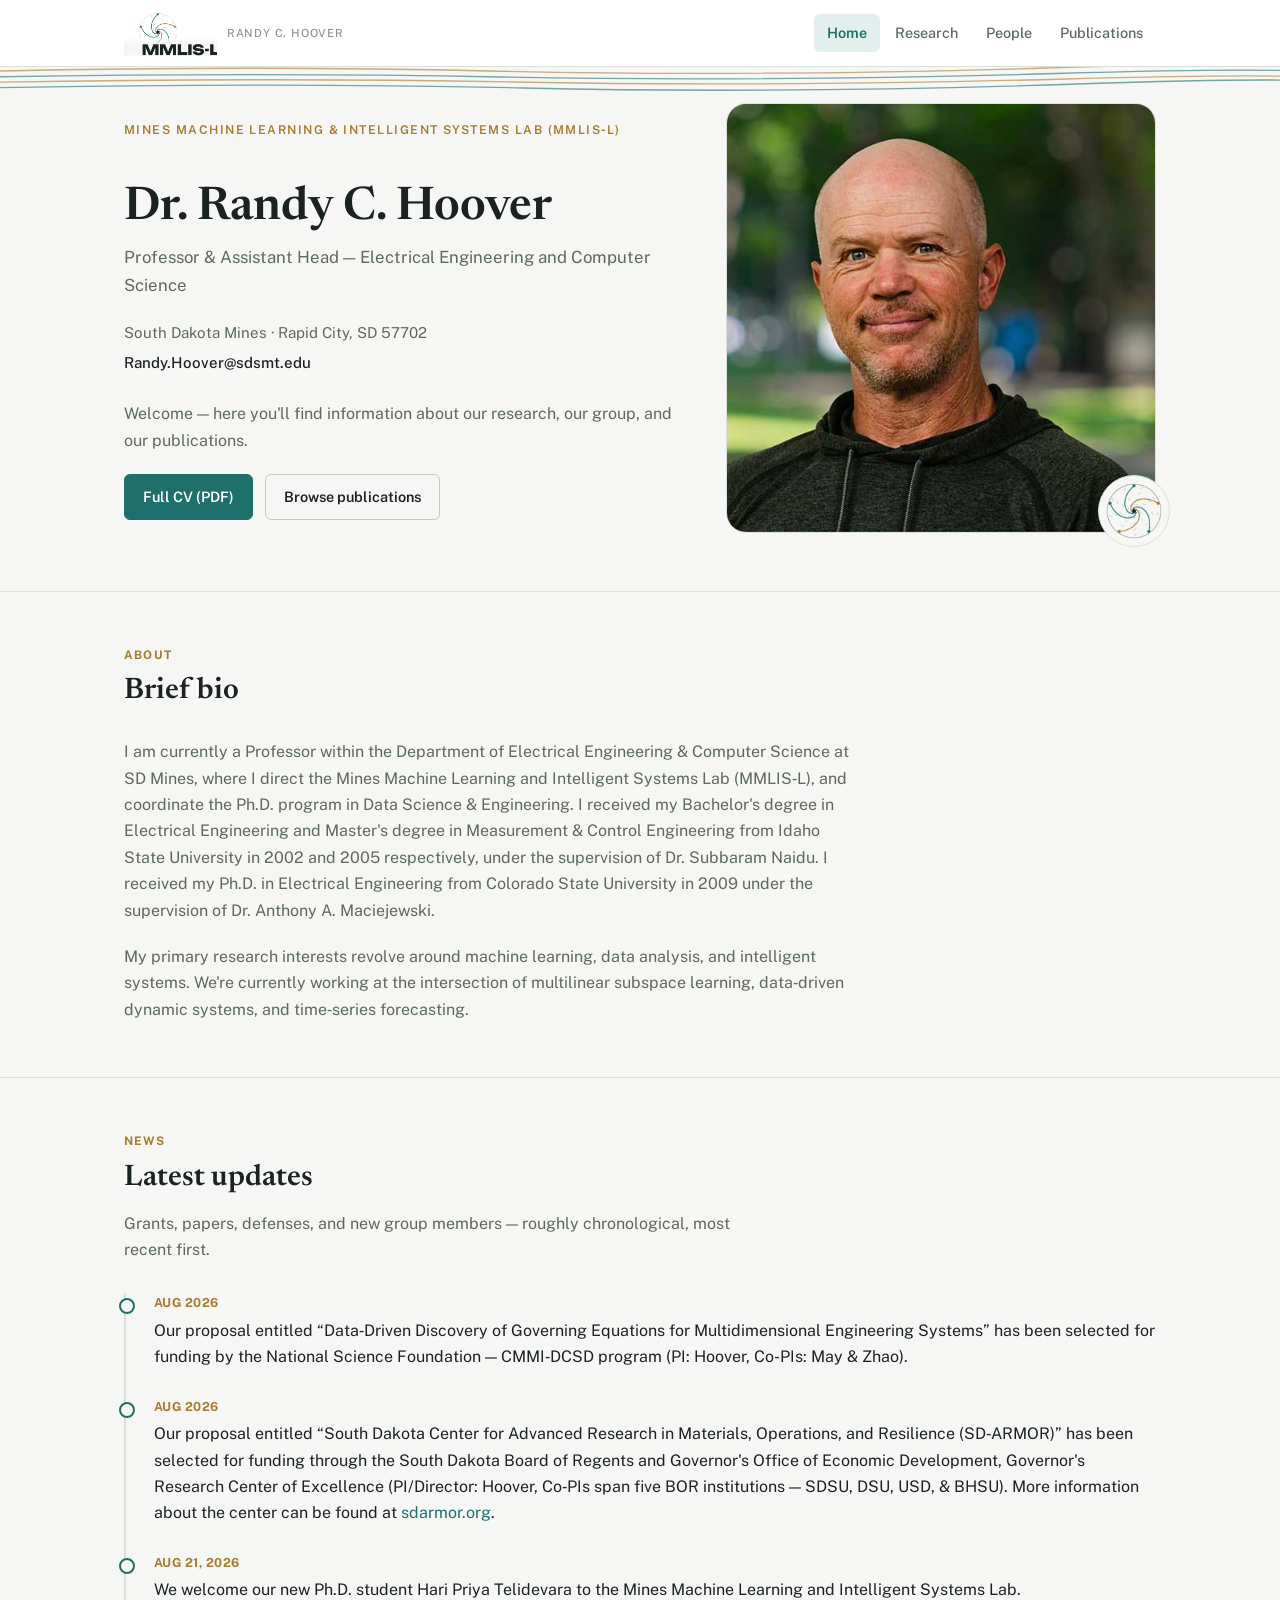
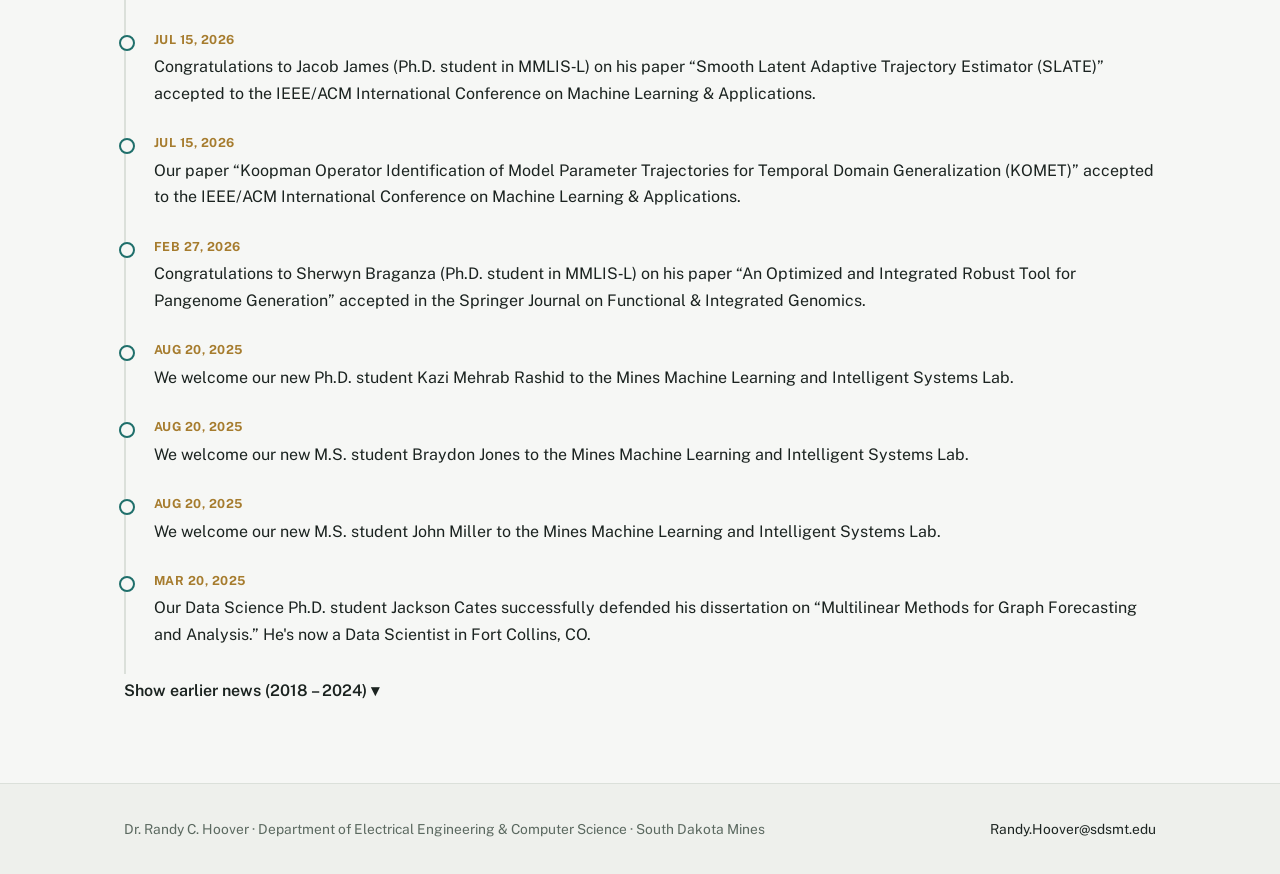
<file: index.html>
<!DOCTYPE html>
<html lang="en">
<head>
<meta charset="UTF-8">
<meta name="viewport" content="width=device-width, initial-scale=1.0">
<title>Randy C. Hoover — Machine Learning &amp; Data Science</title>
<meta name="description" content="Dr. Randy C. Hoover, Professor of Electrical Engineering &amp; Computer Science at South Dakota Mines, directs the Mines Machine Learning and Intelligent Systems Lab (MMLIS-L).">
<link rel="icon" href="assets/img/favicon.ico?v=3" sizes="any">
<link rel="icon" type="image/png" sizes="32x32" href="assets/img/favicon-32.png?v=3">
<link rel="icon" type="image/png" sizes="192x192" href="assets/img/favicon-192.png?v=3">
<link rel="apple-touch-icon" href="assets/img/apple-touch-icon.png?v=3">
<link rel="preconnect" href="https://fonts.googleapis.com">
<link rel="preconnect" href="https://fonts.gstatic.com" crossorigin>
<link href="https://fonts.googleapis.com/css2?family=Public+Sans:wght@400;500;600;700&family=Newsreader:opsz,wght@6..72,500;6..72,600;6..72,700&display=swap" rel="stylesheet">
<link rel="stylesheet" href="assets/css/style.css">
</head>
<body>

<header class="site-header">
  <div class="wrap">
    <a class="brand" href="index.html"><img src="assets/img/mmlis-logo.png" alt="MMLIS Lab" class="brand-mark"> <small>Randy&nbsp;C.&nbsp;Hoover</small></a>
    <nav class="primary-nav" aria-label="Primary">
      <ul>
        <li><a href="index.html" class="active">Home</a></li>
        <li><a href="research.html">Research</a></li>
        <li><a href="people.html">People</a></li>
        <li><a href="publications.html">Publications</a></li>
      </ul>
    </nav>
  </div>
</header>

<section class="hero">
  <svg class="hero-lines" viewBox="0 0 1200 30" preserveAspectRatio="none" aria-hidden="true">
    <path d="M-40 5 Q220 -2 460 4 T980 1 T1260 6" fill="none" stroke="#a67c2e" stroke-width="1.3"/>
    <path d="M-40 10.5 Q230 5 470 10 T990 6.5 T1260 11" fill="none" stroke="#1f6f6b" stroke-width="1.3"/>
    <path d="M-40 16 Q240 10 480 15 T1000 12 T1260 17" fill="none" stroke="#a67c2e" stroke-width="1.3"/>
    <path d="M-40 21.5 Q250 15 490 21 T1010 17 T1260 22" fill="none" stroke="#1f6f6b" stroke-width="1.3"/>
  </svg>
  <div class="wrap">
    <div class="hero-intro">
      <span class="hero-eyebrow">Mines Machine Learning &amp; Intelligent Systems Lab (MMLIS‑L)</span>
    </div>
    <div class="hero-photo">
      <img class="hero-photo-img" src="assets/img/randy-headshot.jpg" alt="Portrait of Dr. Randy C. Hoover.">
      <img class="hero-photo-badge" src="assets/img/mmlis-mark.png" alt="MMLIS Lab mark.">
    </div>
    <div class="hero-content">
      <h1>Dr. Randy C. Hoover</h1>
      <p class="role">Professor &amp; Assistant Head — Electrical Engineering and Computer Science</p>
      <ul class="contact-list">
        <li>South Dakota Mines · Rapid City, SD 57702</li>
        <li><a href="mailto:Randy.Hoover@sdsmt.edu">Randy.Hoover@sdsmt.edu</a></li>
      </ul>
      <p>Welcome — here you'll find information about our research, our group, and our publications.</p>
      <div style="display:flex; gap:12px; flex-wrap:wrap; margin-top:20px;">
        <a class="btn" href="https://drive.google.com/file/d/1piktQqiR2NVhsO9pKw21LPVmh0MxeNU4/view?usp=share_link" target="_blank" rel="noopener">Full CV (PDF)</a>
        <a class="btn ghost" href="publications.html">Browse publications</a>
      </div>
    </div>
  </div>
</section>

<main>

  <section class="section bio">
    <div class="wrap">
      <div class="section-head">
        <span class="kicker">About</span>
        <h2>Brief bio</h2>
      </div>
      <div style="max-width: 74ch;">
        <p>I am currently a Professor within the Department of Electrical Engineering &amp; Computer Science at SD Mines, where I direct the Mines Machine Learning and Intelligent Systems Lab (MMLIS‑L), and coordinate the Ph.D. program in Data Science &amp; Engineering. I received my Bachelor's degree in Electrical Engineering and Master's degree in Measurement &amp; Control Engineering from Idaho State University in 2002 and 2005 respectively, under the supervision of Dr. Subbaram Naidu. I received my Ph.D. in Electrical Engineering from Colorado State University in 2009 under the supervision of Dr. Anthony A. Maciejewski.</p>
        <p style="margin-top:20px;">My primary research interests revolve around machine learning, data analysis, and intelligent systems. We're currently working at the intersection of multilinear subspace learning, data‑driven dynamic systems, and time‑series forecasting.</p>
      </div>
    </div>
  </section>

  <section class="section">
    <div class="wrap">
      <div class="section-head">
        <span class="kicker">News</span>
        <h2>Latest updates</h2>
        <p>Grants, papers, defenses, and new group members — roughly chronological, most recent first.</p>
      </div>

      <ol class="timeline" reversed>
        <li><span class="date">Aug 2026</span><p class="entry">Our proposal entitled &ldquo;Data‑Driven Discovery of Governing Equations for Multidimensional Engineering Systems&rdquo; has been selected for funding by the National Science Foundation — CMMI‑DCSD program (PI: Hoover, Co‑PIs: May &amp; Zhao).</p></li>
        <li><span class="date">Aug 2026</span><p class="entry">Our proposal entitled &ldquo;South Dakota Center for Advanced Research in Materials, Operations, and Resilience (SD‑ARMOR)&rdquo; has been selected for funding through the South Dakota Board of Regents and Governor's Office of Economic Development, Governor's Research Center of Excellence (PI/Director: Hoover, Co‑PIs span five BOR institutions — SDSU, DSU, USD, &amp; BHSU). More information about the center can be found at <a href="https://sdarmor.org" target="_blank" rel="noopener">sdarmor.org</a>.</p></li>
        <li><span class="date">Aug 21, 2026</span><p class="entry">We welcome our new Ph.D. student Hari Priya Telidevara to the Mines Machine Learning and Intelligent Systems Lab.</p></li>
        <li><span class="date">Jul 15, 2026</span><p class="entry">Congratulations to Jacob James (Ph.D. student in MMLIS‑L) on his paper &ldquo;Smooth Latent Adaptive Trajectory Estimator (SLATE)&rdquo; accepted to the IEEE/ACM International Conference on Machine Learning &amp; Applications.</p></li>
        <li><span class="date">Jul 15, 2026</span><p class="entry">Our paper &ldquo;Koopman Operator Identification of Model Parameter Trajectories for Temporal Domain Generalization (KOMET)&rdquo; accepted to the IEEE/ACM International Conference on Machine Learning &amp; Applications.</p></li>
        <li><span class="date">Feb 27, 2026</span><p class="entry">Congratulations to Sherwyn Braganza (Ph.D. student in MMLIS‑L) on his paper &ldquo;An Optimized and Integrated Robust Tool for Pangenome Generation&rdquo; accepted in the Springer Journal on Functional &amp; Integrated Genomics.</p></li>
        <li><span class="date">Aug 20, 2025</span><p class="entry">We welcome our new Ph.D. student Kazi Mehrab Rashid to the Mines Machine Learning and Intelligent Systems Lab.</p></li>
        <li><span class="date">Aug 20, 2025</span><p class="entry">We welcome our new M.S. student Braydon Jones to the Mines Machine Learning and Intelligent Systems Lab.</p></li>
        <li><span class="date">Aug 20, 2025</span><p class="entry">We welcome our new M.S. student John Miller to the Mines Machine Learning and Intelligent Systems Lab.</p></li>
        <li><span class="date">Mar 20, 2025</span><p class="entry">Our Data Science Ph.D. student Jackson Cates successfully defended his dissertation on &ldquo;Multilinear Methods for Graph Forecasting and Analysis.&rdquo; He's now a Data Scientist in Fort Collins, CO.</p></li>
      </ol>

      <details class="more-news">
        <summary style="cursor:pointer; font-weight:600; color:var(--accent-dark); margin: 4px 0 24px; list-style:none;">Show earlier news (2018 – 2024) ▾</summary>
        <ol class="timeline" style="margin-top:20px;" reversed>
          <li><span class="date">May 7, 2025</span><p class="entry">Our Computer Science M.S. student Jacob James successfully completed his degree and is now pursuing a Ph.D. in Data Science and Engineering at SD Mines.</p></li>
          <li><span class="date">Sep 9, 2024</span><p class="entry">Our Data Science Ph.D. student Brian Fehrman (co‑advised with Dr. Francis Akowuah) successfully defended his dissertation on &ldquo;Investigating Machine Learning VBA Macro Analysis using Machine Learning in a Constrained Environment.&rdquo; He's currently working for Black Hills Information Security.</p></li>
          <li><span class="date">Jan 1, 2024</span><p class="entry">Our NSF REU site entitled &ldquo;Collaboration to Combat Crime&rdquo; was selected for award. We have open positions for undergraduate students interested in pursuing research in data science to understand, disrupt, and dismantle criminal networks. More information on the REU site can be found <a href="https://www.sdstate.edu/chemistry-biochemistry-physics/willand-charnley-lab/collaboration-combat-crime-c3-research" target="_blank" rel="noopener">here</a>.</p></li>
          <li><span class="date">Dec 1, 2024</span><p class="entry">Our paper entitled &ldquo;TSGCN: A Framework for Hierarchical Graph Representation Learning&rdquo; has been accepted to the IEEE Transactions on Network Science and Engineering (TNSE).</p></li>
          <li><span class="date">Sep 4, 2024</span><p class="entry">Our paper entitled &ldquo;Evading VBA Malware Classification using Model Extraction Attacks and Stochastic Search Methods&rdquo; has been accepted for publication in the IEEE Cyber Awareness and Research Symposium (CARS).</p></li>
          <li><span class="date">Apr 1, 2024</span><p class="entry">Our paper entitled &ldquo;Tensor Discriminant Analysis on Grassman Manifolds with Application to Human Action Recognition&rdquo; has been accepted to the Springer Journal of Machine Learning and Cybernetics.</p></li>
          <li><span class="date">Mar 1, 2024</span><p class="entry">Our proposal entitled &ldquo;High spatial‑temporal resolution soil moisture retrieval using deep learning fusion of multimodal satellite streams&rdquo; has been selected for award through NASA (collaboration with SD Mines, SDSU, and OLC).</p></li>
          <li><span class="date">Aug 21, 2023</span><p class="entry">Dr. Hoover is currently on sabbatical for the Fall 2023 semester.</p></li>
          <li><span class="date">Aug 15, 2023</span><p class="entry">Our Data Science Ph.D. student Cagri Ozdemir successfully defended his dissertation on &ldquo;Multilinear Subspace Learning via Invertible Transforms and Grassman Manifold Analysis.&rdquo; He's now a postdoctoral scholar at the University of North Texas.</p></li>
          <li><span class="date">Sep 2022</span><p class="entry">Our paper entitled &ldquo;Anomaly Detection from Multilinear Observations via Time‑Series Analysis and 3DTPCA&rdquo; has been accepted for publication at the IEEE/ACM International Conference on Machine Learning and Applications.</p></li>
          <li><span class="date">Sep 2022</span><p class="entry">Our paper entitled &ldquo;Kernelization of Tensor Discriminant Analysis with Application to Image Recognition&rdquo; has been accepted for publication at the IEEE/ACM International Conference on Machine Learning and Applications.</p></li>
          <li><span class="date">Jun 2022</span><p class="entry">Our proposal entitled &ldquo;Intelligent Automation through Dynamic Networks and Multilinear Time‑Series Analysis&rdquo; has been selected for funding through the Naval Surface Warfare Center — Dahlgren Division (PI: Hoover, Co‑PI: Caudle).</p></li>
          <li><span class="date">May 2022</span><p class="entry">I was promoted from Associate Professor to Full Professor within the Computer Science and Engineering Department.</p></li>
          <li><span class="date">May 2022</span><p class="entry">A new Ph.D. student, Jackson Cates, joined our group.</p></li>
          <li><span class="date">May 2022</span><p class="entry">Our new Ph.D. program in Data Science &amp; Engineering was approved.</p></li>
          <li><span class="date">Sep 2021</span><p class="entry">Our paper entitled &ldquo;Fast Tensor Singular Value Decomposition Using the Low‑Resolution Features of Tensors&rdquo; has been accepted for publication at the IEEE/ACM International Conference on Machine Learning and Applications.</p></li>
          <li><span class="date">Sep 2021</span><p class="entry">Our paper entitled &ldquo;Transform‑Based Tensor Auto Regression for Multilinear Time Series Forecasting&rdquo; has been accepted for publication at the IEEE/ACM International Conference on Machine Learning and Applications.</p></li>
          <li><span class="date">Jun 2021</span><p class="entry">Our proposal entitled &ldquo;Governor's Center for Understanding and Disrupting the Illicit Economy&rdquo; has been selected for funding through South Dakota's Governor's Office of Economic Development (SD Mines team — PI: Jon Kellar, Co‑PIs: Hoover and Crawford).</p></li>
          <li><span class="date">May 2021</span><p class="entry">Our paper entitled &ldquo;2DTPCA: A New Approach to Multilinear Principal Component Analysis&rdquo; has been accepted for publication at the IEEE International Conference on Image Processing.</p></li>
          <li><span class="date">Jan 2021</span><p class="entry">Our paper entitled &ldquo;Autonomous Multi‑agent Systems Using SVGS Camera Sensor for Lunar Surface Mobility Applications&rdquo; has been accepted for publication at the IEEE Aerospace Conference.</p></li>
          <li><span class="date">Jul 2020</span><p class="entry">Our proposal entitled &ldquo;Multilinear Subspace Methods for Learning and Recovery using Tensor‑Tensor Decompositions&rdquo; has been selected for funding through the National Science Foundation — CISE‑RI program (PI: Hoover, Co‑PIs: Caudle &amp; Braman). We had an opening for a Ph.D. student starting Fall 2020.</p></li>
          <li><span class="date">Feb 2020</span><p class="entry">Our paper &ldquo;Mobile Fiducial‑Based Collaborative Localization and Mapping (CLAM): Preliminary Results and Future Directions&rdquo; was accepted for publication at the USCToMM Symposium on Mechanical Systems and Robotics.</p></li>
          <li><span class="date">Feb 2020</span><p class="entry">Our paper &ldquo;Validation of Vision‑based State Estimation for Localization of Agents and Swarm Formation&rdquo; was accepted for publication at the USCToMM Symposium on Mechanical Systems and Robotics.</p></li>
          <li><span class="date">Feb 2020</span><p class="entry">Our paper &ldquo;A Review of Flow Field Forecasting: A High Dimensional Forecasting Procedure&rdquo; was accepted for publication in the WIRES Journal on Computational Statistics.</p></li>
          <li><span class="date">Jan 2020</span><p class="entry">Received a new Naval Surface Warfare Center — Keyport grant to support our research on &ldquo;Swarm Localization and Intelligent Mapping (SLIM) for Unmanned Underwater Vehicle Swarms&rdquo; (PI: Hadi Fekrmandi).</p></li>
          <li><span class="date">Sep 2019</span><p class="entry">Our paper &ldquo;Advanced Decision Making and Interpretability through Neural Shrubs&rdquo; was accepted for publication/presentation at the 18th IEEE International Conference on Machine Learning and Applications (ICMLA).</p></li>
          <li><span class="date">Jun 2019</span><p class="entry">Our paper &ldquo;Vision‑based Guidance and Navigation for Swarm of Small Satellites in a Formation Flying Mission&rdquo; was accepted for publication/presentation at the 32nd Florida Conference for Recent Advances in Robotics.</p></li>
          <li><span class="date">May 2019</span><p class="entry">Our paper &ldquo;Underwater Navigation Using Geomagnetic Field Variations&rdquo; was accepted for publication/presentation at the IEEE International Conference on Electro/Information Technology (EIT).</p></li>
          <li><span class="date">Apr 2019</span><p class="entry">Congratulations to Kavitha Konduru for successfully defending her thesis, &ldquo;Application of Image Segmentation to Analyze Biofilm Images.&rdquo; Kavitha accepted a permanent position with Regional Health on their programming team.</p></li>
          <li><span class="date">Mar 2019</span><p class="entry">Received a new NASA seed grant from the SD Space Grant Consortium to support our research on &ldquo;Cross Comparison of Virtual Reality Systems for Education and Research Suitability&rdquo; (PI: Lisa Rebenitsch).</p></li>
          <li><span class="date">Mar 2019</span><p class="entry">Received a new NASA seed grant from the SD Space Grant Consortium to support the &ldquo;NASA Apollo 50th — Apollo Next Giant Leap Student Challenge&rdquo; (PI: Jason Ash).</p></li>
          <li><span class="date">Feb 2019</span><p class="entry">Received a new Naval Surface Warfare Center — Dahlgren grant to support our research on &ldquo;Dimensionality Reduction of Streaming Big Data for Clustering, Classification and Visualization via Incremental Multi‑Linear Subspace Learning&rdquo; (Co‑PI: Kyle Caudle).</p></li>
          <li><span class="date">Jan 2019</span><p class="entry">Received a new NASA seed grant to support our research on &ldquo;Developing Small Satellite Formation Flying Capability by Distributed State Estimation and Intelligent Control of Swarm using Vision‑based Guidance&rdquo; (PI: Hadi Fekrmandi, Co‑PI: Zhen Ni, SDSU).</p></li>
          <li><span class="date">Nov 2018</span><p class="entry">Our paper &ldquo;Examining Intermediate Data Reduction Algorithms for use with t‑SNE&rdquo; was accepted for publication/presentation at the 3rd International Conference on Compute and Data Analysis (ICCDA).</p></li>
          <li><span class="date">Nov 2018</span><p class="entry">Our paper &ldquo;Building a Better Decision Tree by Delaying the Split Decision&rdquo; was accepted for publication/presentation at the 3rd International Conference on Compute and Data Analysis (ICCDA).</p></li>
          <li><span class="date">Nov 2018</span><p class="entry">Our paper &ldquo;Flow Field Forecasting with Many Predictors&rdquo; was accepted for publication/presentation at the 3rd International Conference on Compute and Data Analysis (ICCDA).</p></li>
          <li><span class="date">Sep 2018</span><p class="entry">Our paper &ldquo;Multi‑Linear Discriminant Analysis through Tensor‑Tensor Decompositions&rdquo; was accepted for publication/presentation at the 17th IEEE International Conference on Machine Learning and Applications (ICMLA).</p></li>
        </ol>
      </details>
    </div>
  </section>

</main>

<footer class="site-footer">
  <div class="wrap">
    <div>Dr. Randy C. Hoover · Department of Electrical Engineering &amp; Computer Science · South Dakota Mines</div>
    <div><a href="mailto:Randy.Hoover@sdsmt.edu">Randy.Hoover@sdsmt.edu</a></div>
  </div>
</footer>

</body>
</html>
</file>
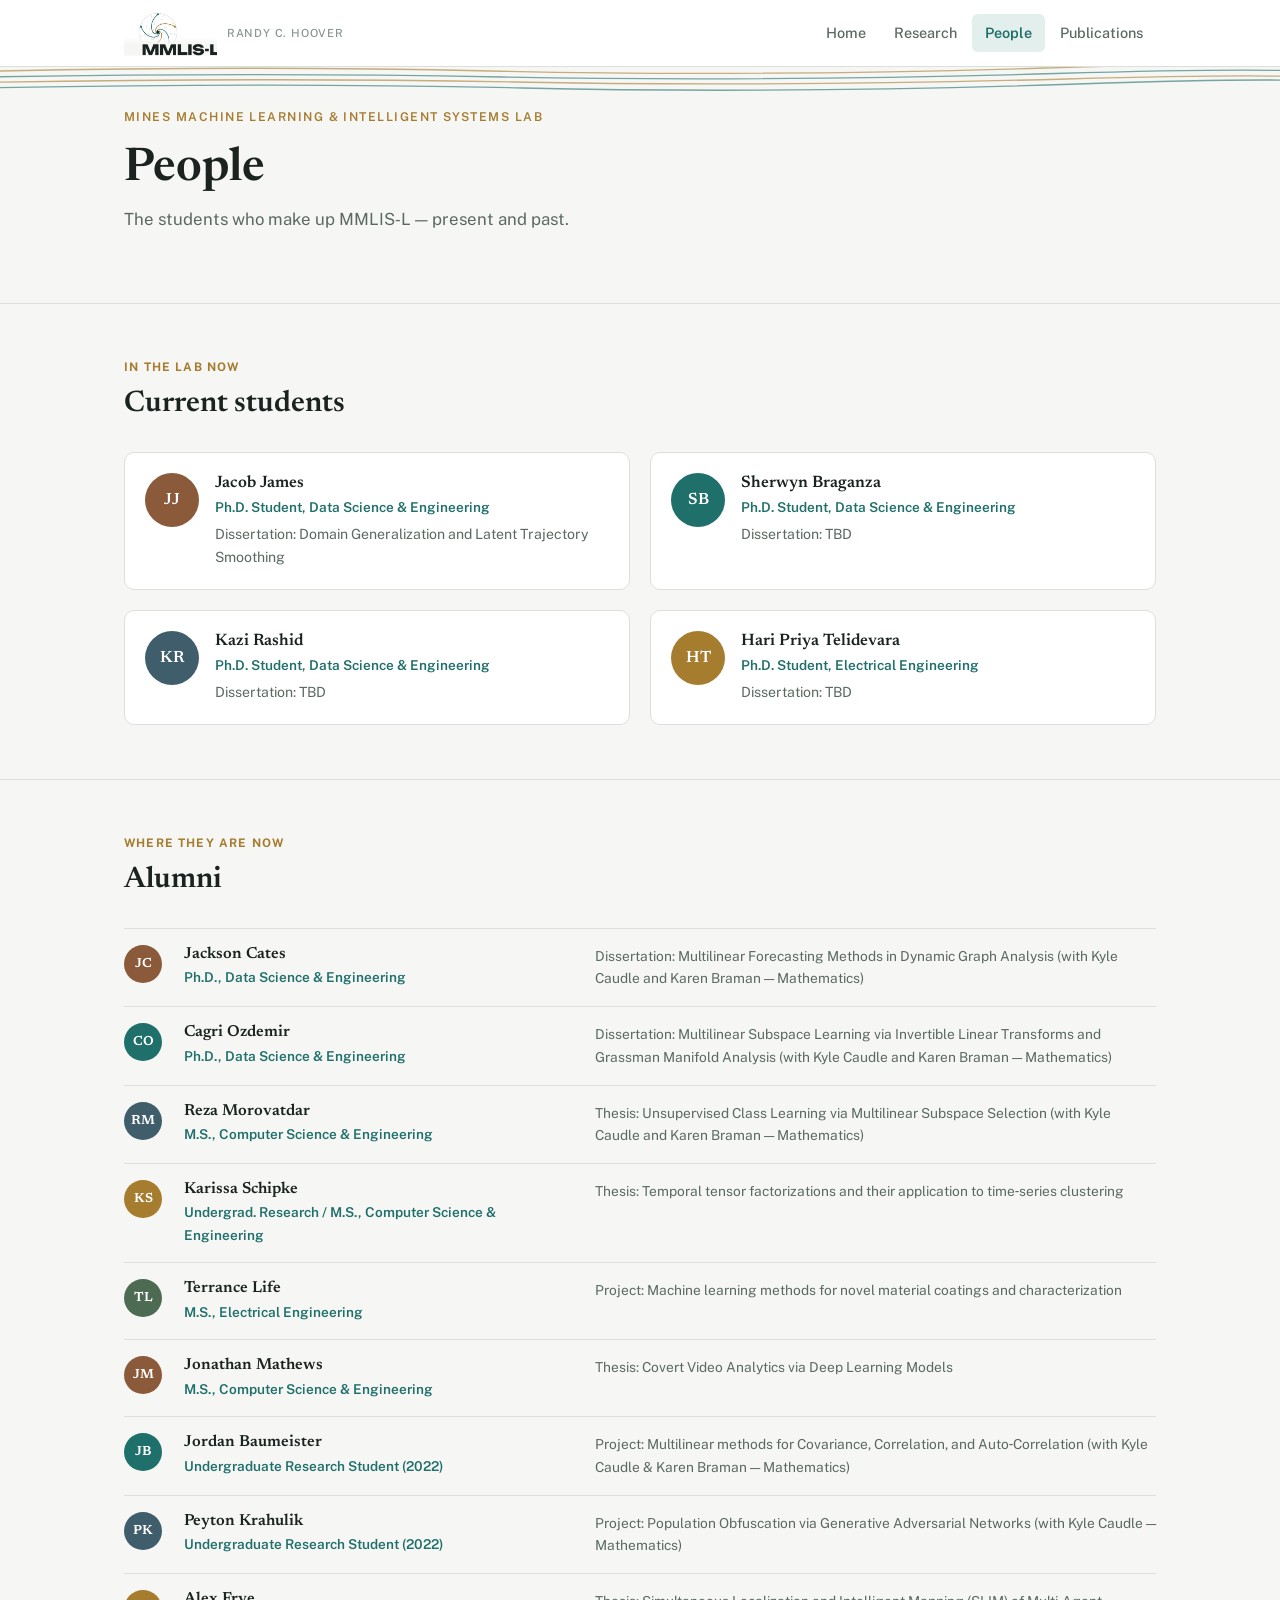
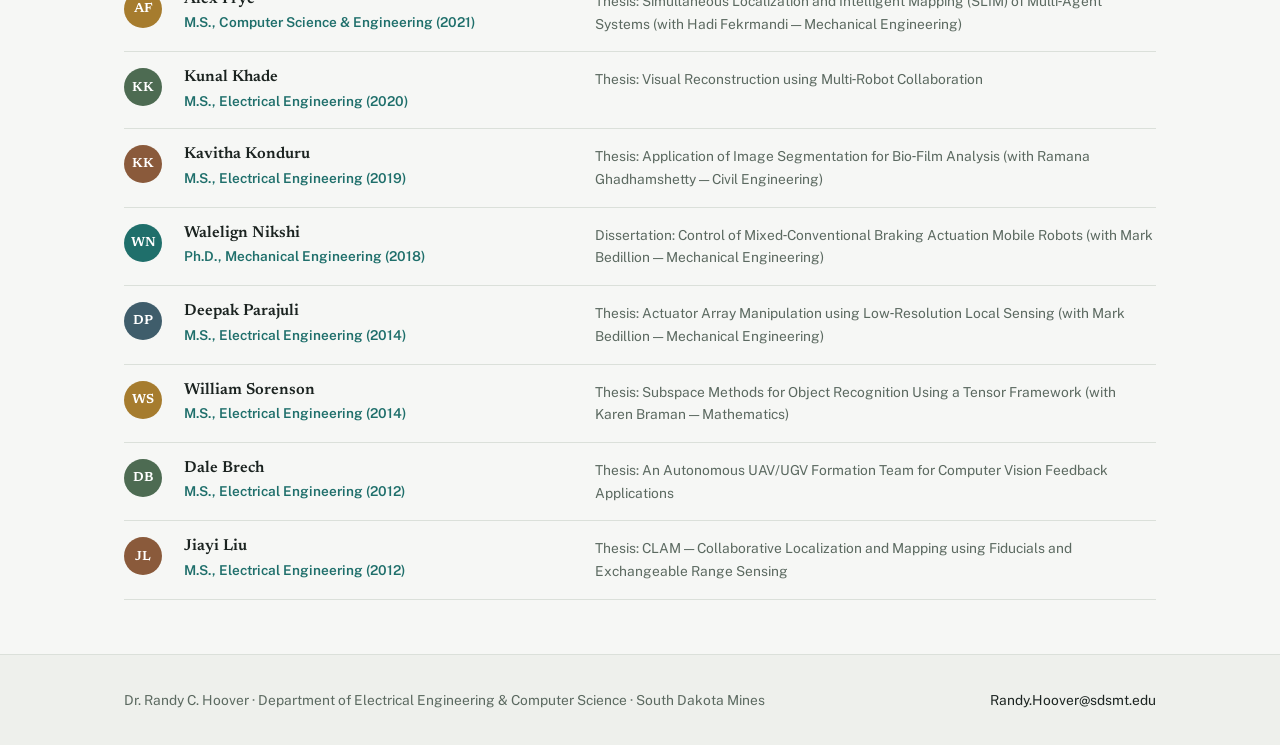
<file: people.html>
<!DOCTYPE html>
<html lang="en">
<head>
<meta charset="UTF-8">
<meta name="viewport" content="width=device-width, initial-scale=1.0">
<title>People — Randy C. Hoover</title>
<meta name="description" content="Current students and alumni of the Mines Machine Learning and Intelligent Systems Lab (MMLIS-L) at South Dakota Mines.">
<link rel="icon" href="assets/img/favicon.ico?v=3" sizes="any">
<link rel="icon" type="image/png" sizes="32x32" href="assets/img/favicon-32.png?v=3">
<link rel="icon" type="image/png" sizes="192x192" href="assets/img/favicon-192.png?v=3">
<link rel="apple-touch-icon" href="assets/img/apple-touch-icon.png?v=3">
<link rel="preconnect" href="https://fonts.googleapis.com">
<link rel="preconnect" href="https://fonts.gstatic.com" crossorigin>
<link href="https://fonts.googleapis.com/css2?family=Public+Sans:wght@400;500;600;700&family=Newsreader:opsz,wght@6..72,500;6..72,600;6..72,700&display=swap" rel="stylesheet">
<link rel="stylesheet" href="assets/css/style.css">
</head>
<body>

<header class="site-header">
  <div class="wrap">
    <a class="brand" href="index.html"><img src="assets/img/mmlis-logo.png" alt="MMLIS Lab" class="brand-mark"> <small>Randy&nbsp;C.&nbsp;Hoover</small></a>
    <nav class="primary-nav" aria-label="Primary">
      <ul>
        <li><a href="index.html">Home</a></li>
        <li><a href="research.html">Research</a></li>
        <li><a href="people.html" class="active">People</a></li>
        <li><a href="publications.html">Publications</a></li>
      </ul>
    </nav>
  </div>
</header>

<section class="hero" style="padding: 36px 0 52px;">
  <svg class="hero-lines" viewBox="0 0 1200 30" preserveAspectRatio="none" aria-hidden="true">
    <path d="M-40 5 Q220 -2 460 4 T980 1 T1260 6" fill="none" stroke="#a67c2e" stroke-width="1.3"/>
    <path d="M-40 10.5 Q230 5 470 10 T990 6.5 T1260 11" fill="none" stroke="#1f6f6b" stroke-width="1.3"/>
    <path d="M-40 16 Q240 10 480 15 T1000 12 T1260 17" fill="none" stroke="#a67c2e" stroke-width="1.3"/>
    <path d="M-40 21.5 Q250 15 490 21 T1010 17 T1260 22" fill="none" stroke="#1f6f6b" stroke-width="1.3"/>
  </svg>
  <div class="wrap" style="grid-template-columns: 1fr;">
    <div>
      <span class="hero-eyebrow">Mines Machine Learning &amp; Intelligent Systems Lab</span>
      <h1>People</h1>
      <p class="role" style="max-width: 62ch;">The students who make up MMLIS‑L — present and past.</p>
    </div>
  </div>
</section>

<main>

  <section class="section">
    <div class="wrap">
      <div class="section-head">
        <span class="kicker">In the lab now</span>
        <h2>Current students</h2>
      </div>

      <div class="people-grid">
        <div class="person-card">
          <div class="avatar" style="background:#8a5a3b;">JJ</div>
          <div>
            <h4>Jacob James</h4>
            <p class="person-role">Ph.D. Student, Data Science &amp; Engineering</p>
            <p class="person-detail">Dissertation: Domain Generalization and Latent Trajectory Smoothing</p>
          </div>
        </div>
        <div class="person-card">
          <div class="avatar" style="background:#1f6f6b;">SB</div>
          <div>
            <h4>Sherwyn Braganza</h4>
            <p class="person-role">Ph.D. Student, Data Science &amp; Engineering</p>
            <p class="person-detail">Dissertation: TBD</p>
          </div>
        </div>
        <div class="person-card">
          <div class="avatar" style="background:#3f5d6b;">KR</div>
          <div>
            <h4>Kazi Rashid</h4>
            <p class="person-role">Ph.D. Student, Data Science &amp; Engineering</p>
            <p class="person-detail">Dissertation: TBD</p>
          </div>
        </div>
        <div class="person-card">
          <div class="avatar" style="background:#a67c2e;">HT</div>
          <div>
            <h4>Hari Priya Telidevara</h4>
            <p class="person-role">Ph.D. Student, Electrical Engineering</p>
            <p class="person-detail">Dissertation: TBD</p>
          </div>
        </div>
      </div>
    </div>
  </section>

  <section class="section">
    <div class="wrap">
      <div class="section-head">
        <span class="kicker">Where they are now</span>
        <h2>Alumni</h2>
      </div>

      <div class="alumni-list">

        <div class="alumni-row">
          <div class="avatar" style="background:#8a5a3b;">JC</div>
          <div>
            <h4>Jackson Cates</h4>
            <p class="person-role">Ph.D., Data Science &amp; Engineering</p>
          </div>
          <p class="person-detail">Dissertation: Multilinear Forecasting Methods in Dynamic Graph Analysis (with Kyle Caudle and Karen Braman — Mathematics)</p>
        </div>

        <div class="alumni-row">
          <div class="avatar" style="background:#1f6f6b;">CO</div>
          <div>
            <h4>Cagri Ozdemir</h4>
            <p class="person-role">Ph.D., Data Science &amp; Engineering</p>
          </div>
          <p class="person-detail">Dissertation: Multilinear Subspace Learning via Invertible Linear Transforms and Grassman Manifold Analysis (with Kyle Caudle and Karen Braman — Mathematics)</p>
        </div>

        <div class="alumni-row">
          <div class="avatar" style="background:#3f5d6b;">RM</div>
          <div>
            <h4>Reza Morovatdar</h4>
            <p class="person-role">M.S., Computer Science &amp; Engineering</p>
          </div>
          <p class="person-detail">Thesis: Unsupervised Class Learning via Multilinear Subspace Selection (with Kyle Caudle and Karen Braman — Mathematics)</p>
        </div>

        <div class="alumni-row">
          <div class="avatar" style="background:#a67c2e;">KS</div>
          <div>
            <h4>Karissa Schipke</h4>
            <p class="person-role">Undergrad. Research / M.S., Computer Science &amp; Engineering</p>
          </div>
          <p class="person-detail">Thesis: Temporal tensor factorizations and their application to time‑series clustering</p>
        </div>

        <div class="alumni-row">
          <div class="avatar" style="background:#4d6b52;">TL</div>
          <div>
            <h4>Terrance Life</h4>
            <p class="person-role">M.S., Electrical Engineering</p>
          </div>
          <p class="person-detail">Project: Machine learning methods for novel material coatings and characterization</p>
        </div>

        <div class="alumni-row">
          <div class="avatar" style="background:#8a5a3b;">JM</div>
          <div>
            <h4>Jonathan Mathews</h4>
            <p class="person-role">M.S., Computer Science &amp; Engineering</p>
          </div>
          <p class="person-detail">Thesis: Covert Video Analytics via Deep Learning Models</p>
        </div>

        <div class="alumni-row">
          <div class="avatar" style="background:#1f6f6b;">JB</div>
          <div>
            <h4>Jordan Baumeister</h4>
            <p class="person-role">Undergraduate Research Student (2022)</p>
          </div>
          <p class="person-detail">Project: Multilinear methods for Covariance, Correlation, and Auto‑Correlation (with Kyle Caudle &amp; Karen Braman — Mathematics)</p>
        </div>

        <div class="alumni-row">
          <div class="avatar" style="background:#3f5d6b;">PK</div>
          <div>
            <h4>Peyton Krahulik</h4>
            <p class="person-role">Undergraduate Research Student (2022)</p>
          </div>
          <p class="person-detail">Project: Population Obfuscation via Generative Adversarial Networks (with Kyle Caudle — Mathematics)</p>
        </div>

        <div class="alumni-row">
          <div class="avatar" style="background:#a67c2e;">AF</div>
          <div>
            <h4>Alex Frye</h4>
            <p class="person-role">M.S., Computer Science &amp; Engineering (2021)</p>
          </div>
          <p class="person-detail">Thesis: Simultaneous Localization and Intelligent Mapping (SLIM) of Multi‑Agent Systems (with Hadi Fekrmandi — Mechanical Engineering)</p>
        </div>

        <div class="alumni-row">
          <div class="avatar" style="background:#4d6b52;">KK</div>
          <div>
            <h4>Kunal Khade</h4>
            <p class="person-role">M.S., Electrical Engineering (2020)</p>
          </div>
          <p class="person-detail">Thesis: Visual Reconstruction using Multi‑Robot Collaboration</p>
        </div>

        <div class="alumni-row">
          <div class="avatar" style="background:#8a5a3b;">KK</div>
          <div>
            <h4>Kavitha Konduru</h4>
            <p class="person-role">M.S., Electrical Engineering (2019)</p>
          </div>
          <p class="person-detail">Thesis: Application of Image Segmentation for Bio‑Film Analysis (with Ramana Ghadhamshetty — Civil Engineering)</p>
        </div>

        <div class="alumni-row">
          <div class="avatar" style="background:#1f6f6b;">WN</div>
          <div>
            <h4>Walelign Nikshi</h4>
            <p class="person-role">Ph.D., Mechanical Engineering (2018)</p>
          </div>
          <p class="person-detail">Dissertation: Control of Mixed‑Conventional Braking Actuation Mobile Robots (with Mark Bedillion — Mechanical Engineering)</p>
        </div>

        <div class="alumni-row">
          <div class="avatar" style="background:#3f5d6b;">DP</div>
          <div>
            <h4>Deepak Parajuli</h4>
            <p class="person-role">M.S., Electrical Engineering (2014)</p>
          </div>
          <p class="person-detail">Thesis: Actuator Array Manipulation using Low‑Resolution Local Sensing (with Mark Bedillion — Mechanical Engineering)</p>
        </div>

        <div class="alumni-row">
          <div class="avatar" style="background:#a67c2e;">WS</div>
          <div>
            <h4>William Sorenson</h4>
            <p class="person-role">M.S., Electrical Engineering (2014)</p>
          </div>
          <p class="person-detail">Thesis: Subspace Methods for Object Recognition Using a Tensor Framework (with Karen Braman — Mathematics)</p>
        </div>

        <div class="alumni-row">
          <div class="avatar" style="background:#4d6b52;">DB</div>
          <div>
            <h4>Dale Brech</h4>
            <p class="person-role">M.S., Electrical Engineering (2012)</p>
          </div>
          <p class="person-detail">Thesis: An Autonomous UAV/UGV Formation Team for Computer Vision Feedback Applications</p>
        </div>

        <div class="alumni-row">
          <div class="avatar" style="background:#8a5a3b;">JL</div>
          <div>
            <h4>Jiayi Liu</h4>
            <p class="person-role">M.S., Electrical Engineering (2012)</p>
          </div>
          <p class="person-detail">Thesis: CLAM — Collaborative Localization and Mapping using Fiducials and Exchangeable Range Sensing</p>
        </div>

      </div>
    </div>
  </section>

</main>

<footer class="site-footer">
  <div class="wrap">
    <div>Dr. Randy C. Hoover · Department of Electrical Engineering &amp; Computer Science · South Dakota Mines</div>
    <div><a href="mailto:Randy.Hoover@sdsmt.edu">Randy.Hoover@sdsmt.edu</a></div>
  </div>
</footer>

</body>
</html>
</file>
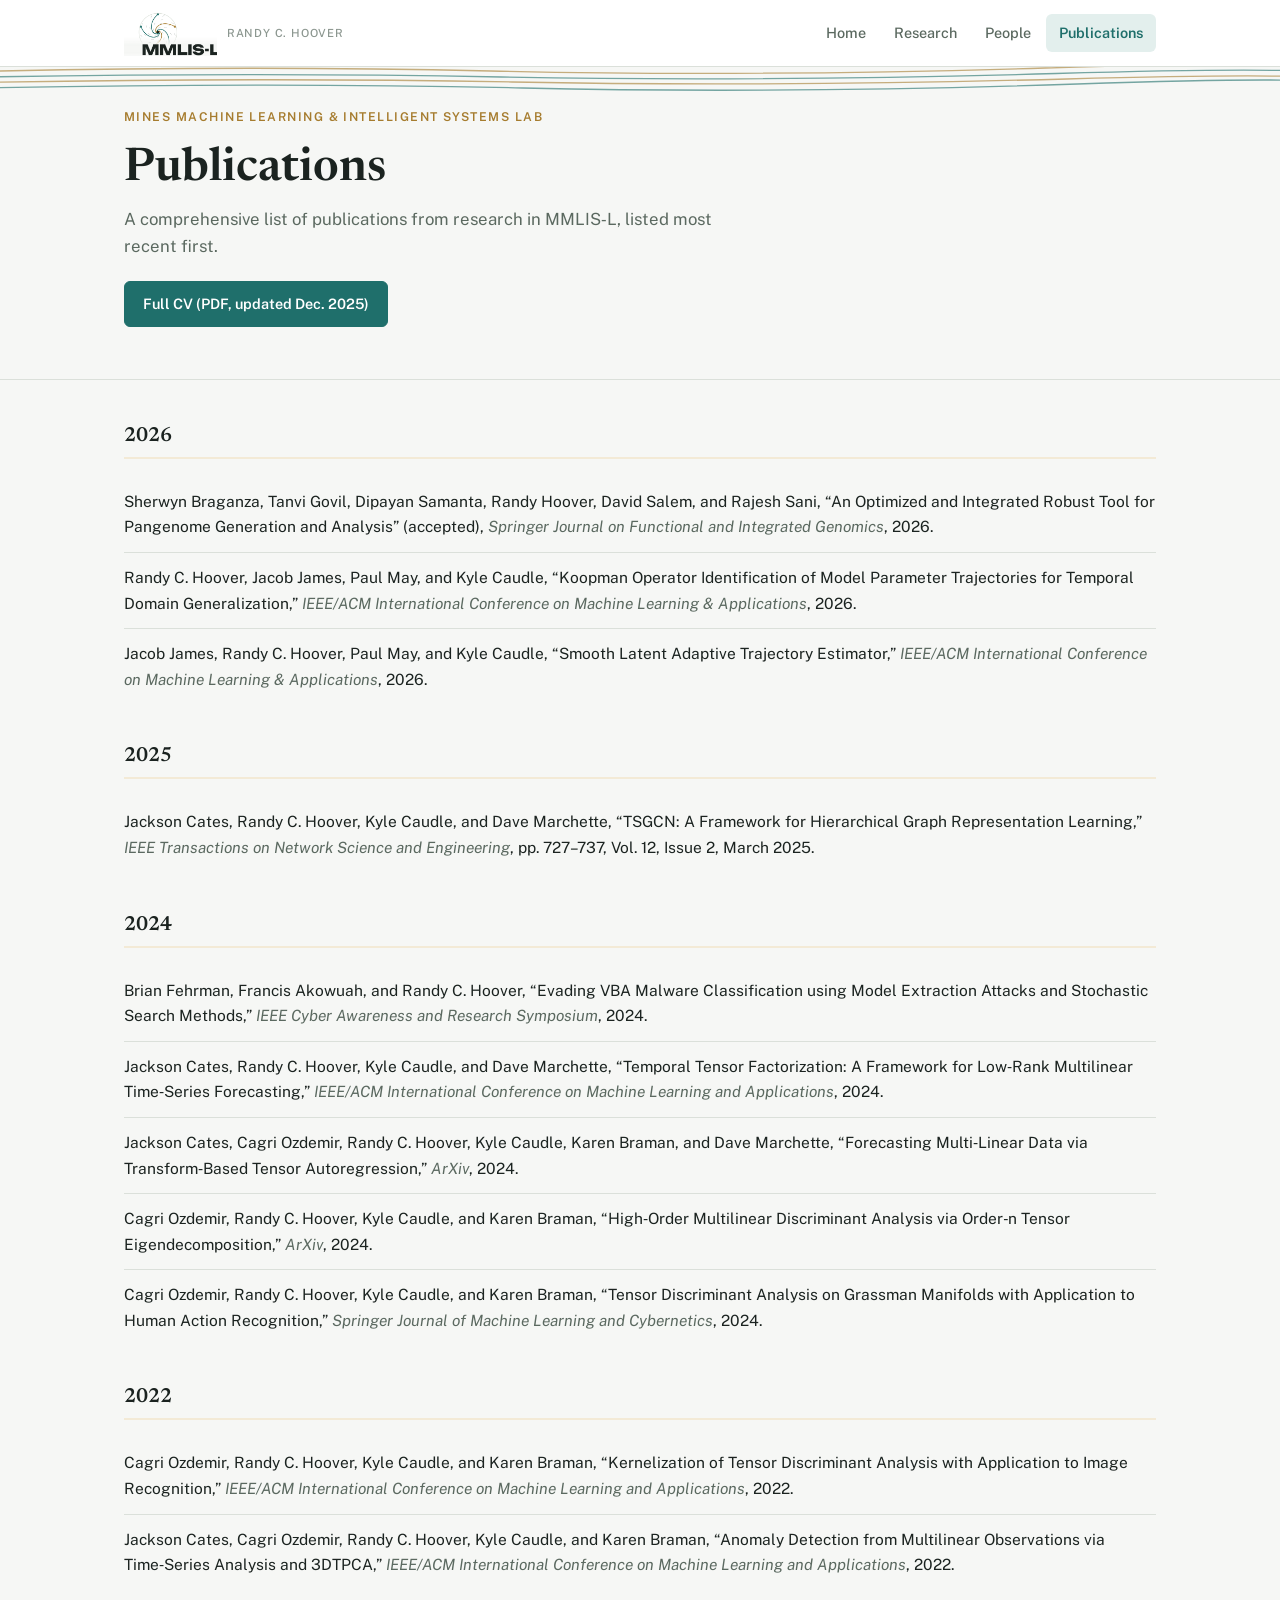
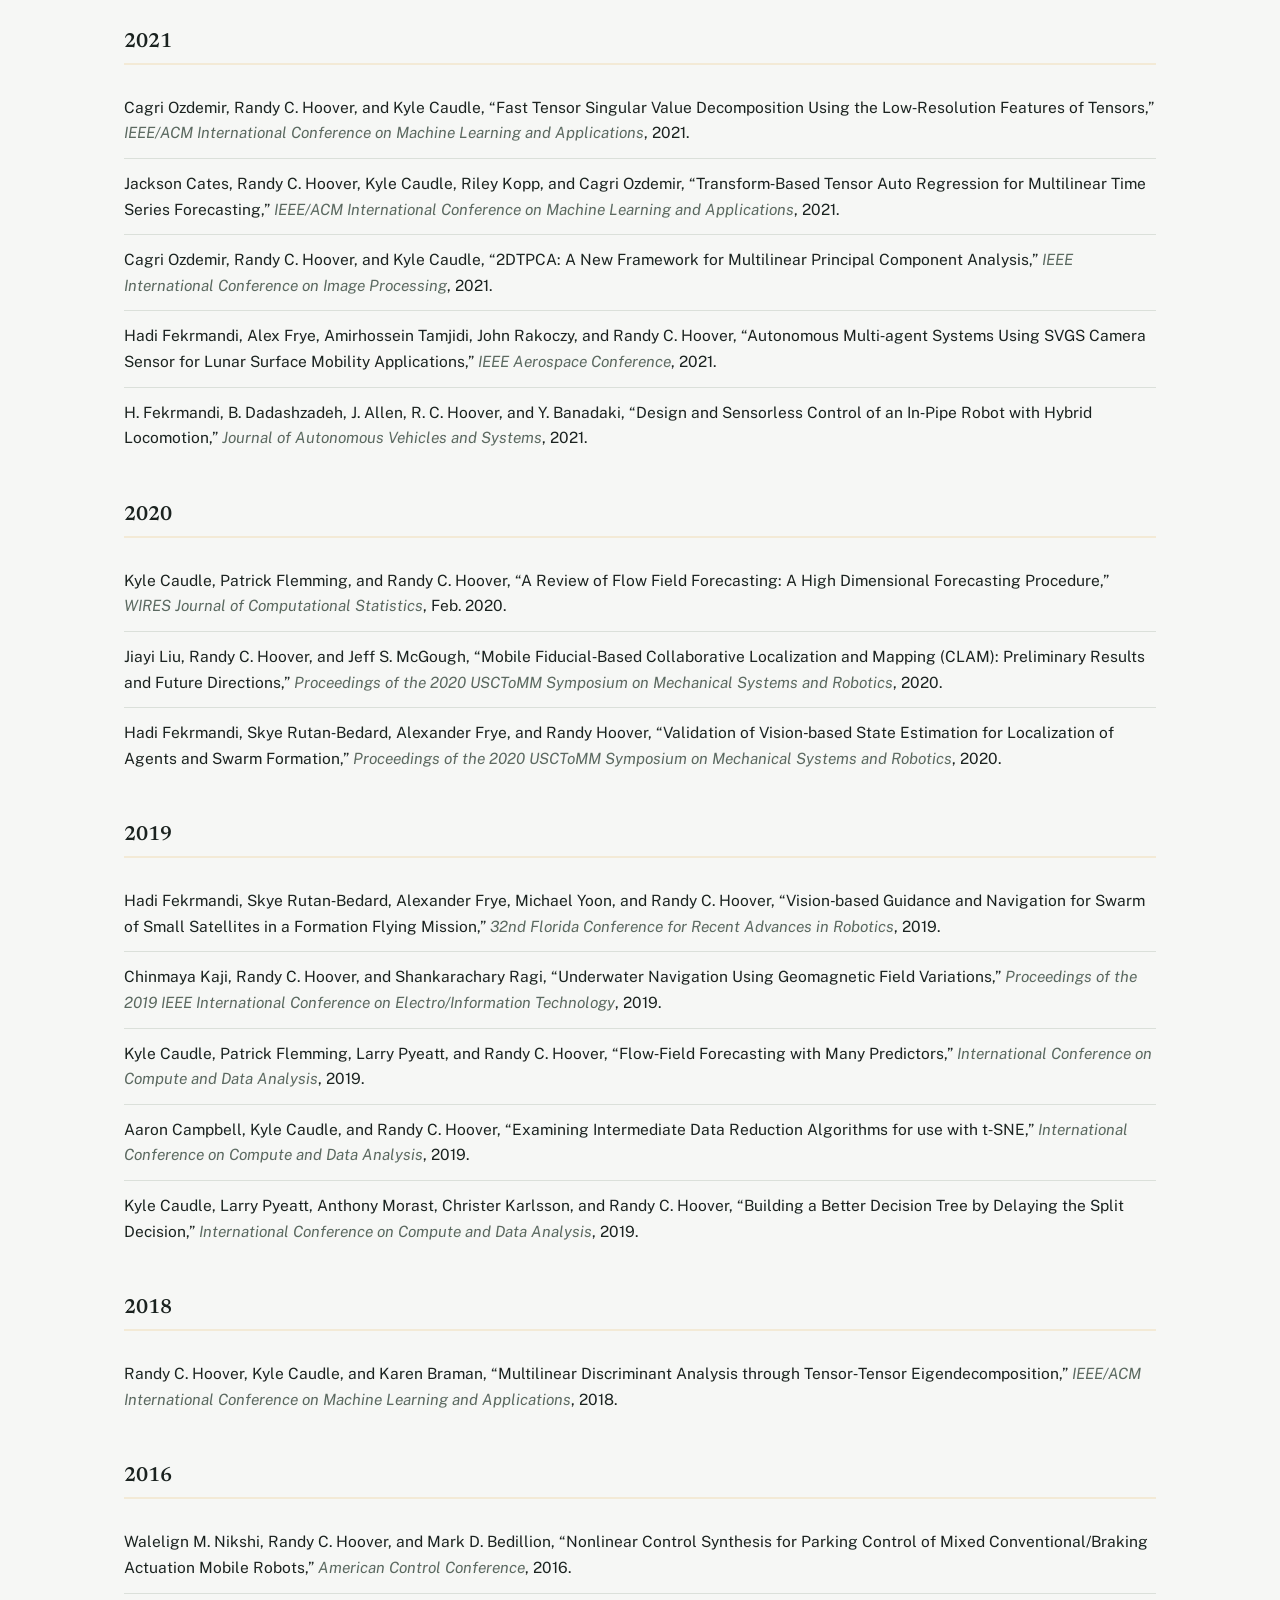
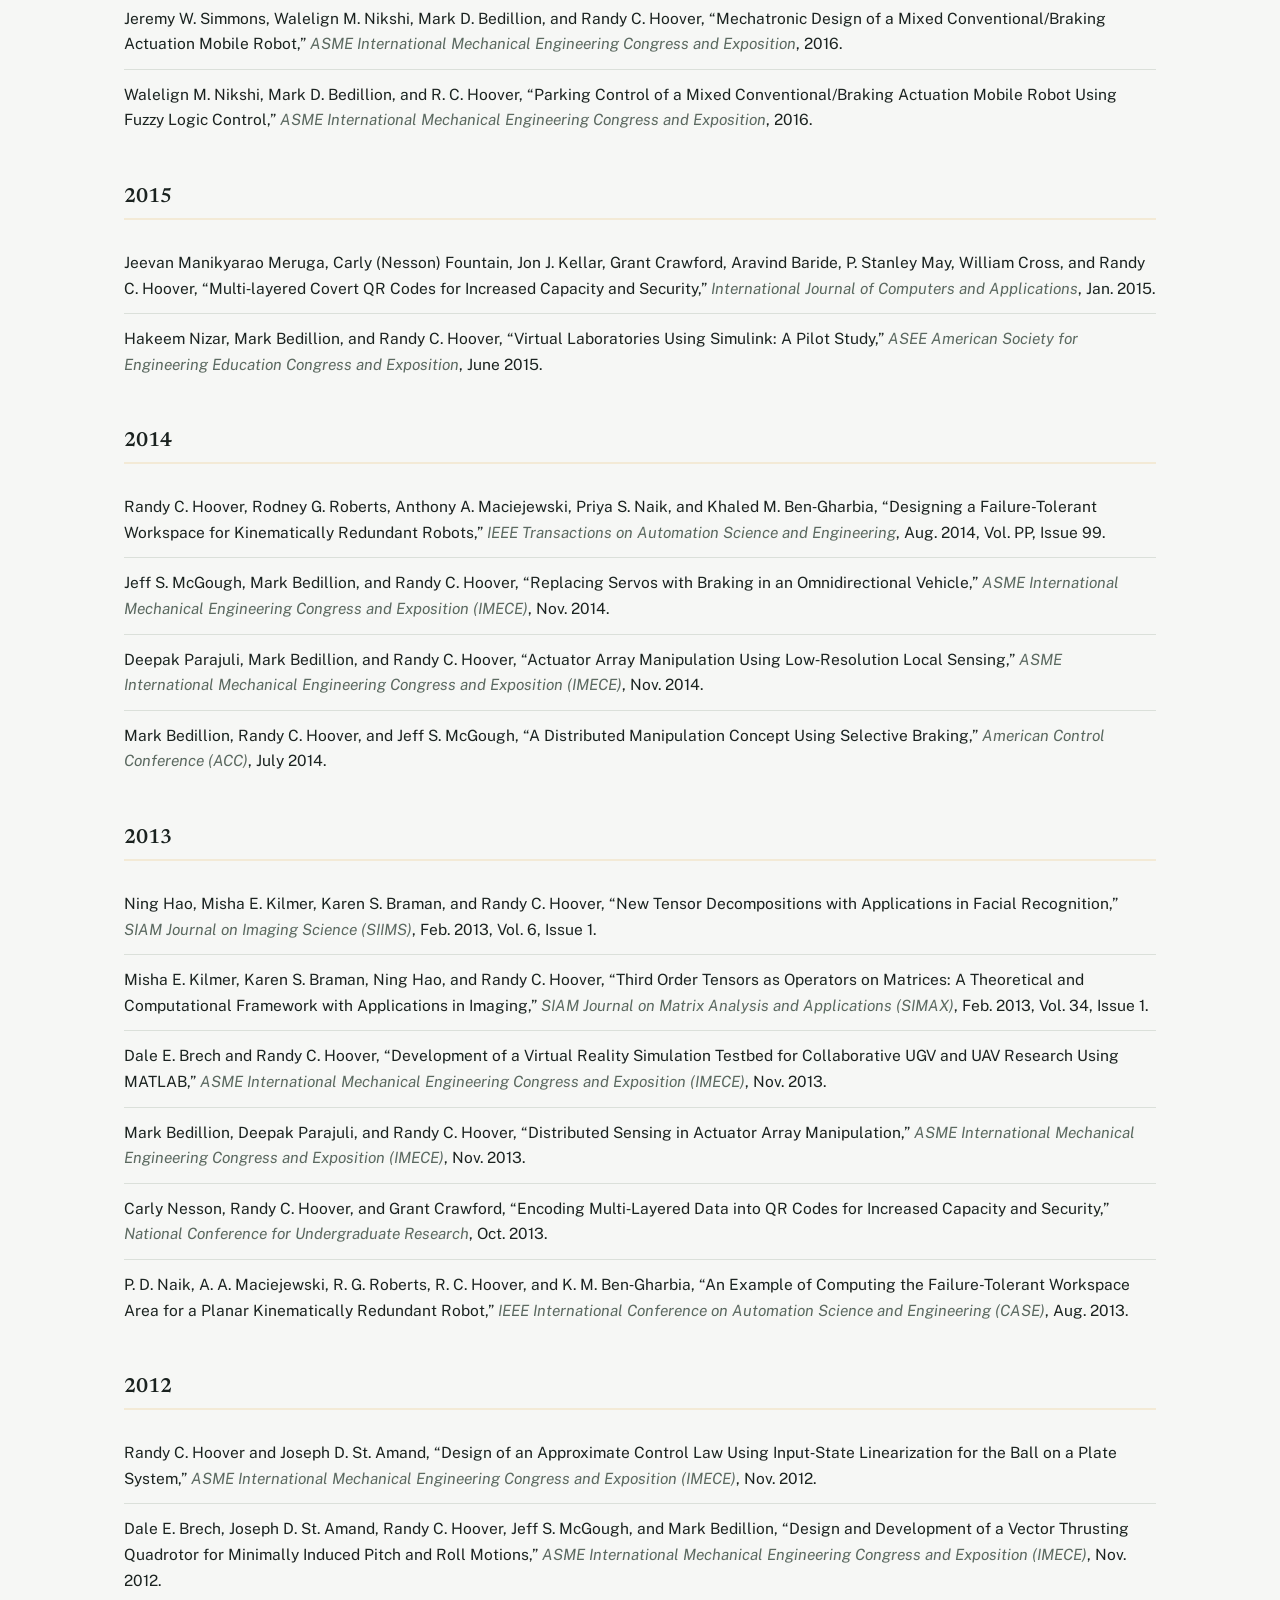
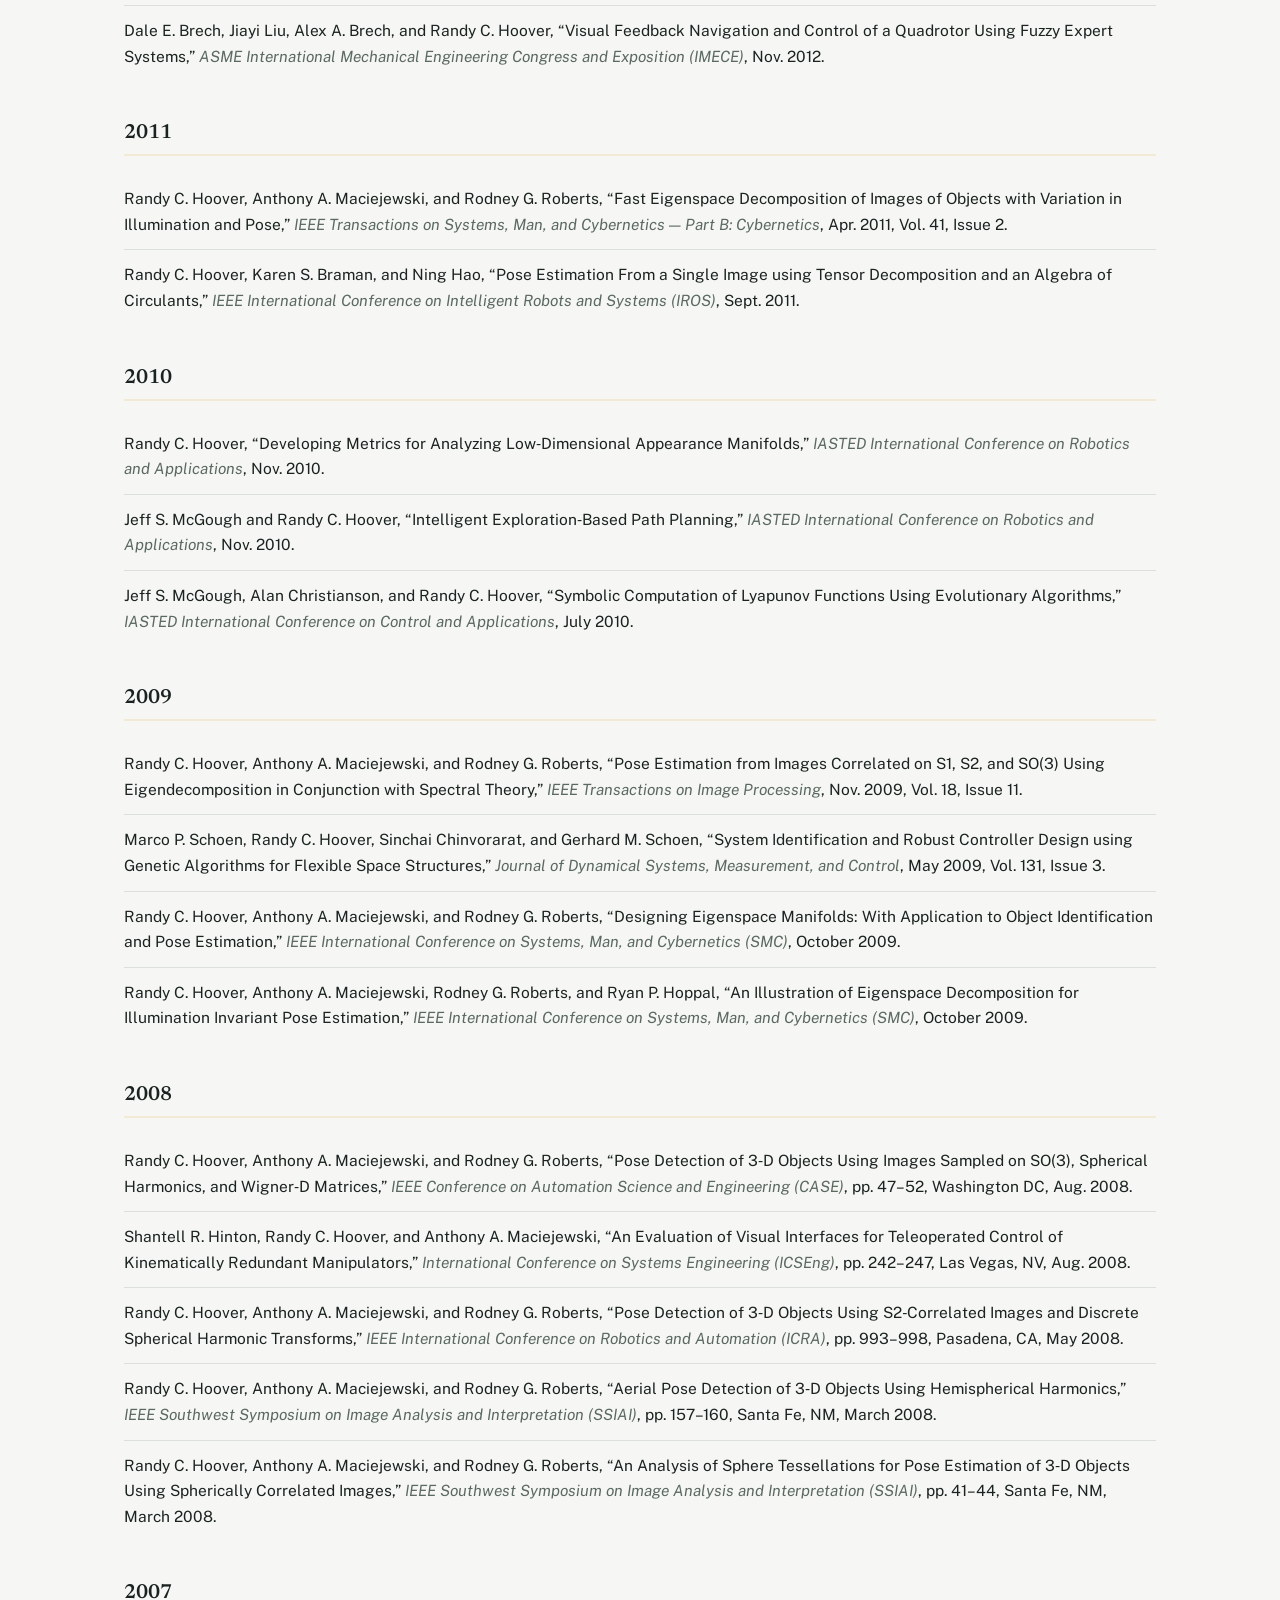
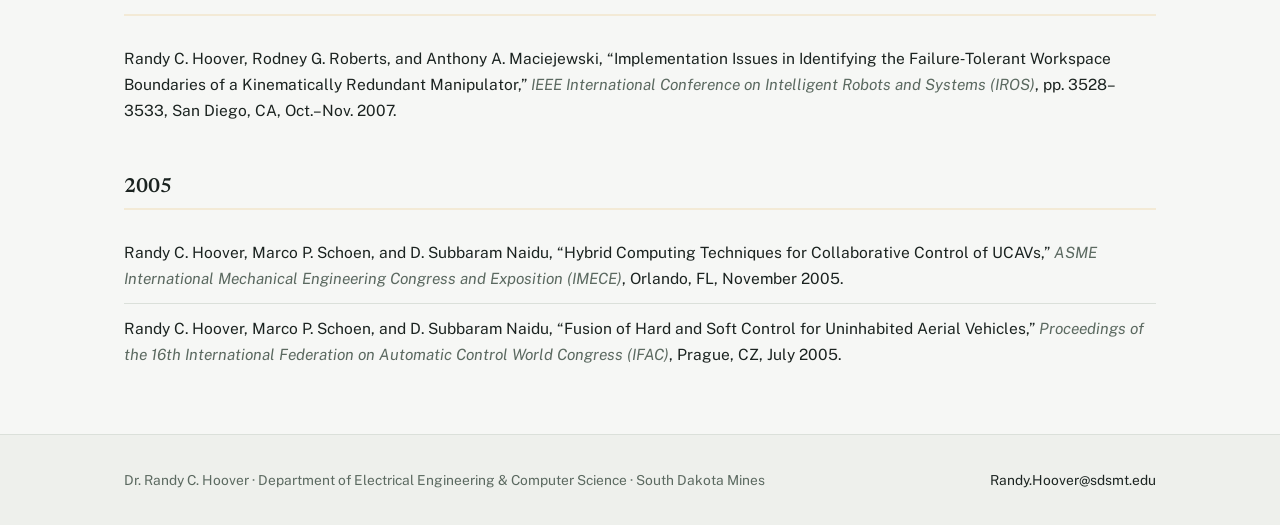
<file: publications.html>
<!DOCTYPE html>
<html lang="en">
<head>
<meta charset="UTF-8">
<meta name="viewport" content="width=device-width, initial-scale=1.0">
<title>Publications — Randy C. Hoover</title>
<meta name="description" content="Publications from the Mines Machine Learning and Intelligent Systems Lab (MMLIS-L), Dr. Randy C. Hoover, South Dakota Mines.">
<link rel="icon" href="assets/img/favicon.ico?v=3" sizes="any">
<link rel="icon" type="image/png" sizes="32x32" href="assets/img/favicon-32.png?v=3">
<link rel="icon" type="image/png" sizes="192x192" href="assets/img/favicon-192.png?v=3">
<link rel="apple-touch-icon" href="assets/img/apple-touch-icon.png?v=3">
<link rel="preconnect" href="https://fonts.googleapis.com">
<link rel="preconnect" href="https://fonts.gstatic.com" crossorigin>
<link href="https://fonts.googleapis.com/css2?family=Public+Sans:wght@400;500;600;700&family=Newsreader:opsz,wght@6..72,500;6..72,600;6..72,700&display=swap" rel="stylesheet">
<link rel="stylesheet" href="assets/css/style.css">
</head>
<body>

<header class="site-header">
  <div class="wrap">
    <a class="brand" href="index.html"><img src="assets/img/mmlis-logo.png" alt="MMLIS Lab" class="brand-mark"> <small>Randy&nbsp;C.&nbsp;Hoover</small></a>
    <nav class="primary-nav" aria-label="Primary">
      <ul>
        <li><a href="index.html">Home</a></li>
        <li><a href="research.html">Research</a></li>
        <li><a href="people.html">People</a></li>
        <li><a href="publications.html" class="active">Publications</a></li>
      </ul>
    </nav>
  </div>
</header>

<section class="hero" style="padding: 36px 0 52px;">
  <svg class="hero-lines" viewBox="0 0 1200 30" preserveAspectRatio="none" aria-hidden="true">
    <path d="M-40 5 Q220 -2 460 4 T980 1 T1260 6" fill="none" stroke="#a67c2e" stroke-width="1.3"/>
    <path d="M-40 10.5 Q230 5 470 10 T990 6.5 T1260 11" fill="none" stroke="#1f6f6b" stroke-width="1.3"/>
    <path d="M-40 16 Q240 10 480 15 T1000 12 T1260 17" fill="none" stroke="#a67c2e" stroke-width="1.3"/>
    <path d="M-40 21.5 Q250 15 490 21 T1010 17 T1260 22" fill="none" stroke="#1f6f6b" stroke-width="1.3"/>
  </svg>
  <div class="wrap" style="grid-template-columns: 1fr;">
    <div>
      <span class="hero-eyebrow">Mines Machine Learning &amp; Intelligent Systems Lab</span>
      <h1>Publications</h1>
      <p class="role" style="max-width: 62ch;">A comprehensive list of publications from research in MMLIS‑L, listed most recent first.</p>
      <div style="margin-top: 20px;">
        <a class="btn" href="https://drive.google.com/file/d/1piktQqiR2NVhsO9pKw21LPVmh0MxeNU4/view?usp=share_link" target="_blank" rel="noopener">Full CV (PDF, updated Dec. 2025)</a>
      </div>
    </div>
  </div>
</section>

<main>
  <section class="section" style="padding-top:44px;">
    <div class="wrap">

      <div class="pub-year">
        <h2>2026</h2>
        <ul class="pub-list">
          <li>Sherwyn Braganza, Tanvi Govil, Dipayan Samanta, Randy Hoover, David Salem, and Rajesh Sani, &ldquo;An Optimized and Integrated Robust Tool for Pangenome Generation and Analysis&rdquo; (accepted), <span class="venue">Springer Journal on Functional and Integrated Genomics</span>, 2026.</li>
          <li>Randy C. Hoover, Jacob James, Paul May, and Kyle Caudle, &ldquo;Koopman Operator Identification of Model Parameter Trajectories for Temporal Domain Generalization,&rdquo; <span class="venue">IEEE/ACM International Conference on Machine Learning &amp; Applications</span>, 2026.</li>
          <li>Jacob James, Randy C. Hoover, Paul May, and Kyle Caudle, &ldquo;Smooth Latent Adaptive Trajectory Estimator,&rdquo; <span class="venue">IEEE/ACM International Conference on Machine Learning &amp; Applications</span>, 2026.</li>
        </ul>
      </div>

      <div class="pub-year">
        <h2>2025</h2>
        <ul class="pub-list">
          <li>Jackson Cates, Randy C. Hoover, Kyle Caudle, and Dave Marchette, &ldquo;TSGCN: A Framework for Hierarchical Graph Representation Learning,&rdquo; <span class="venue">IEEE Transactions on Network Science and Engineering</span>, pp. 727–737, Vol. 12, Issue 2, March 2025.</li>
        </ul>
      </div>

      <div class="pub-year">
        <h2>2024</h2>
        <ul class="pub-list">
          <li>Brian Fehrman, Francis Akowuah, and Randy C. Hoover, &ldquo;Evading VBA Malware Classification using Model Extraction Attacks and Stochastic Search Methods,&rdquo; <span class="venue">IEEE Cyber Awareness and Research Symposium</span>, 2024.</li>
          <li>Jackson Cates, Randy C. Hoover, Kyle Caudle, and Dave Marchette, &ldquo;Temporal Tensor Factorization: A Framework for Low‑Rank Multilinear Time‑Series Forecasting,&rdquo; <span class="venue">IEEE/ACM International Conference on Machine Learning and Applications</span>, 2024.</li>
          <li>Jackson Cates, Cagri Ozdemir, Randy C. Hoover, Kyle Caudle, Karen Braman, and Dave Marchette, &ldquo;Forecasting Multi‑Linear Data via Transform‑Based Tensor Autoregression,&rdquo; <span class="venue">ArXiv</span>, 2024.</li>
          <li>Cagri Ozdemir, Randy C. Hoover, Kyle Caudle, and Karen Braman, &ldquo;High‑Order Multilinear Discriminant Analysis via Order‑n Tensor Eigendecomposition,&rdquo; <span class="venue">ArXiv</span>, 2024.</li>
          <li>Cagri Ozdemir, Randy C. Hoover, Kyle Caudle, and Karen Braman, &ldquo;Tensor Discriminant Analysis on Grassman Manifolds with Application to Human Action Recognition,&rdquo; <span class="venue">Springer Journal of Machine Learning and Cybernetics</span>, 2024.</li>
        </ul>
      </div>

      <div class="pub-year">
        <h2>2022</h2>
        <ul class="pub-list">
          <li>Cagri Ozdemir, Randy C. Hoover, Kyle Caudle, and Karen Braman, &ldquo;Kernelization of Tensor Discriminant Analysis with Application to Image Recognition,&rdquo; <span class="venue">IEEE/ACM International Conference on Machine Learning and Applications</span>, 2022.</li>
          <li>Jackson Cates, Cagri Ozdemir, Randy C. Hoover, Kyle Caudle, and Karen Braman, &ldquo;Anomaly Detection from Multilinear Observations via Time‑Series Analysis and 3DTPCA,&rdquo; <span class="venue">IEEE/ACM International Conference on Machine Learning and Applications</span>, 2022.</li>
        </ul>
      </div>

      <div class="pub-year">
        <h2>2021</h2>
        <ul class="pub-list">
          <li>Cagri Ozdemir, Randy C. Hoover, and Kyle Caudle, &ldquo;Fast Tensor Singular Value Decomposition Using the Low‑Resolution Features of Tensors,&rdquo; <span class="venue">IEEE/ACM International Conference on Machine Learning and Applications</span>, 2021.</li>
          <li>Jackson Cates, Randy C. Hoover, Kyle Caudle, Riley Kopp, and Cagri Ozdemir, &ldquo;Transform‑Based Tensor Auto Regression for Multilinear Time Series Forecasting,&rdquo; <span class="venue">IEEE/ACM International Conference on Machine Learning and Applications</span>, 2021.</li>
          <li>Cagri Ozdemir, Randy C. Hoover, and Kyle Caudle, &ldquo;2DTPCA: A New Framework for Multilinear Principal Component Analysis,&rdquo; <span class="venue">IEEE International Conference on Image Processing</span>, 2021.</li>
          <li>Hadi Fekrmandi, Alex Frye, Amirhossein Tamjidi, John Rakoczy, and Randy C. Hoover, &ldquo;Autonomous Multi‑agent Systems Using SVGS Camera Sensor for Lunar Surface Mobility Applications,&rdquo; <span class="venue">IEEE Aerospace Conference</span>, 2021.</li>
          <li>H. Fekrmandi, B. Dadashzadeh, J. Allen, R. C. Hoover, and Y. Banadaki, &ldquo;Design and Sensorless Control of an In‑Pipe Robot with Hybrid Locomotion,&rdquo; <span class="venue">Journal of Autonomous Vehicles and Systems</span>, 2021.</li>
        </ul>
      </div>

      <div class="pub-year">
        <h2>2020</h2>
        <ul class="pub-list">
          <li>Kyle Caudle, Patrick Flemming, and Randy C. Hoover, &ldquo;A Review of Flow Field Forecasting: A High Dimensional Forecasting Procedure,&rdquo; <span class="venue">WIRES Journal of Computational Statistics</span>, Feb. 2020.</li>
          <li>Jiayi Liu, Randy C. Hoover, and Jeff S. McGough, &ldquo;Mobile Fiducial‑Based Collaborative Localization and Mapping (CLAM): Preliminary Results and Future Directions,&rdquo; <span class="venue">Proceedings of the 2020 USCToMM Symposium on Mechanical Systems and Robotics</span>, 2020.</li>
          <li>Hadi Fekrmandi, Skye Rutan‑Bedard, Alexander Frye, and Randy Hoover, &ldquo;Validation of Vision‑based State Estimation for Localization of Agents and Swarm Formation,&rdquo; <span class="venue">Proceedings of the 2020 USCToMM Symposium on Mechanical Systems and Robotics</span>, 2020.</li>
        </ul>
      </div>

      <div class="pub-year">
        <h2>2019</h2>
        <ul class="pub-list">
          <li>Hadi Fekrmandi, Skye Rutan‑Bedard, Alexander Frye, Michael Yoon, and Randy C. Hoover, &ldquo;Vision‑based Guidance and Navigation for Swarm of Small Satellites in a Formation Flying Mission,&rdquo; <span class="venue">32nd Florida Conference for Recent Advances in Robotics</span>, 2019.</li>
          <li>Chinmaya Kaji, Randy C. Hoover, and Shankarachary Ragi, &ldquo;Underwater Navigation Using Geomagnetic Field Variations,&rdquo; <span class="venue">Proceedings of the 2019 IEEE International Conference on Electro/Information Technology</span>, 2019.</li>
          <li>Kyle Caudle, Patrick Flemming, Larry Pyeatt, and Randy C. Hoover, &ldquo;Flow‑Field Forecasting with Many Predictors,&rdquo; <span class="venue">International Conference on Compute and Data Analysis</span>, 2019.</li>
          <li>Aaron Campbell, Kyle Caudle, and Randy C. Hoover, &ldquo;Examining Intermediate Data Reduction Algorithms for use with t‑SNE,&rdquo; <span class="venue">International Conference on Compute and Data Analysis</span>, 2019.</li>
          <li>Kyle Caudle, Larry Pyeatt, Anthony Morast, Christer Karlsson, and Randy C. Hoover, &ldquo;Building a Better Decision Tree by Delaying the Split Decision,&rdquo; <span class="venue">International Conference on Compute and Data Analysis</span>, 2019.</li>
        </ul>
      </div>

      <div class="pub-year">
        <h2>2018</h2>
        <ul class="pub-list">
          <li>Randy C. Hoover, Kyle Caudle, and Karen Braman, &ldquo;Multilinear Discriminant Analysis through Tensor‑Tensor Eigendecomposition,&rdquo; <span class="venue">IEEE/ACM International Conference on Machine Learning and Applications</span>, 2018.</li>
        </ul>
      </div>

      <div class="pub-year">
        <h2>2016</h2>
        <ul class="pub-list">
          <li>Walelign M. Nikshi, Randy C. Hoover, and Mark D. Bedillion, &ldquo;Nonlinear Control Synthesis for Parking Control of Mixed Conventional/Braking Actuation Mobile Robots,&rdquo; <span class="venue">American Control Conference</span>, 2016.</li>
          <li>Jeremy W. Simmons, Walelign M. Nikshi, Mark D. Bedillion, and Randy C. Hoover, &ldquo;Mechatronic Design of a Mixed Conventional/Braking Actuation Mobile Robot,&rdquo; <span class="venue">ASME International Mechanical Engineering Congress and Exposition</span>, 2016.</li>
          <li>Walelign M. Nikshi, Mark D. Bedillion, and R. C. Hoover, &ldquo;Parking Control of a Mixed Conventional/Braking Actuation Mobile Robot Using Fuzzy Logic Control,&rdquo; <span class="venue">ASME International Mechanical Engineering Congress and Exposition</span>, 2016.</li>
        </ul>
      </div>

      <div class="pub-year">
        <h2>2015</h2>
        <ul class="pub-list">
          <li>Jeevan Manikyarao Meruga, Carly (Nesson) Fountain, Jon J. Kellar, Grant Crawford, Aravind Baride, P. Stanley May, William Cross, and Randy C. Hoover, &ldquo;Multi‑layered Covert QR Codes for Increased Capacity and Security,&rdquo; <span class="venue">International Journal of Computers and Applications</span>, Jan. 2015.</li>
          <li>Hakeem Nizar, Mark Bedillion, and Randy C. Hoover, &ldquo;Virtual Laboratories Using Simulink: A Pilot Study,&rdquo; <span class="venue">ASEE American Society for Engineering Education Congress and Exposition</span>, June 2015.</li>
        </ul>
      </div>

      <div class="pub-year">
        <h2>2014</h2>
        <ul class="pub-list">
          <li>Randy C. Hoover, Rodney G. Roberts, Anthony A. Maciejewski, Priya S. Naik, and Khaled M. Ben‑Gharbia, &ldquo;Designing a Failure‑Tolerant Workspace for Kinematically Redundant Robots,&rdquo; <span class="venue">IEEE Transactions on Automation Science and Engineering</span>, Aug. 2014, Vol. PP, Issue 99.</li>
          <li>Jeff S. McGough, Mark Bedillion, and Randy C. Hoover, &ldquo;Replacing Servos with Braking in an Omnidirectional Vehicle,&rdquo; <span class="venue">ASME International Mechanical Engineering Congress and Exposition (IMECE)</span>, Nov. 2014.</li>
          <li>Deepak Parajuli, Mark Bedillion, and Randy C. Hoover, &ldquo;Actuator Array Manipulation Using Low‑Resolution Local Sensing,&rdquo; <span class="venue">ASME International Mechanical Engineering Congress and Exposition (IMECE)</span>, Nov. 2014.</li>
          <li>Mark Bedillion, Randy C. Hoover, and Jeff S. McGough, &ldquo;A Distributed Manipulation Concept Using Selective Braking,&rdquo; <span class="venue">American Control Conference (ACC)</span>, July 2014.</li>
        </ul>
      </div>

      <div class="pub-year">
        <h2>2013</h2>
        <ul class="pub-list">
          <li>Ning Hao, Misha E. Kilmer, Karen S. Braman, and Randy C. Hoover, &ldquo;New Tensor Decompositions with Applications in Facial Recognition,&rdquo; <span class="venue">SIAM Journal on Imaging Science (SIIMS)</span>, Feb. 2013, Vol. 6, Issue 1.</li>
          <li>Misha E. Kilmer, Karen S. Braman, Ning Hao, and Randy C. Hoover, &ldquo;Third Order Tensors as Operators on Matrices: A Theoretical and Computational Framework with Applications in Imaging,&rdquo; <span class="venue">SIAM Journal on Matrix Analysis and Applications (SIMAX)</span>, Feb. 2013, Vol. 34, Issue 1.</li>
          <li>Dale E. Brech and Randy C. Hoover, &ldquo;Development of a Virtual Reality Simulation Testbed for Collaborative UGV and UAV Research Using MATLAB,&rdquo; <span class="venue">ASME International Mechanical Engineering Congress and Exposition (IMECE)</span>, Nov. 2013.</li>
          <li>Mark Bedillion, Deepak Parajuli, and Randy C. Hoover, &ldquo;Distributed Sensing in Actuator Array Manipulation,&rdquo; <span class="venue">ASME International Mechanical Engineering Congress and Exposition (IMECE)</span>, Nov. 2013.</li>
          <li>Carly Nesson, Randy C. Hoover, and Grant Crawford, &ldquo;Encoding Multi‑Layered Data into QR Codes for Increased Capacity and Security,&rdquo; <span class="venue">National Conference for Undergraduate Research</span>, Oct. 2013.</li>
          <li>P. D. Naik, A. A. Maciejewski, R. G. Roberts, R. C. Hoover, and K. M. Ben‑Gharbia, &ldquo;An Example of Computing the Failure‑Tolerant Workspace Area for a Planar Kinematically Redundant Robot,&rdquo; <span class="venue">IEEE International Conference on Automation Science and Engineering (CASE)</span>, Aug. 2013.</li>
        </ul>
      </div>

      <div class="pub-year">
        <h2>2012</h2>
        <ul class="pub-list">
          <li>Randy C. Hoover and Joseph D. St. Amand, &ldquo;Design of an Approximate Control Law Using Input‑State Linearization for the Ball on a Plate System,&rdquo; <span class="venue">ASME International Mechanical Engineering Congress and Exposition (IMECE)</span>, Nov. 2012.</li>
          <li>Dale E. Brech, Joseph D. St. Amand, Randy C. Hoover, Jeff S. McGough, and Mark Bedillion, &ldquo;Design and Development of a Vector Thrusting Quadrotor for Minimally Induced Pitch and Roll Motions,&rdquo; <span class="venue">ASME International Mechanical Engineering Congress and Exposition (IMECE)</span>, Nov. 2012.</li>
          <li>Dale E. Brech, Jiayi Liu, Alex A. Brech, and Randy C. Hoover, &ldquo;Visual Feedback Navigation and Control of a Quadrotor Using Fuzzy Expert Systems,&rdquo; <span class="venue">ASME International Mechanical Engineering Congress and Exposition (IMECE)</span>, Nov. 2012.</li>
        </ul>
      </div>

      <div class="pub-year">
        <h2>2011</h2>
        <ul class="pub-list">
          <li>Randy C. Hoover, Anthony A. Maciejewski, and Rodney G. Roberts, &ldquo;Fast Eigenspace Decomposition of Images of Objects with Variation in Illumination and Pose,&rdquo; <span class="venue">IEEE Transactions on Systems, Man, and Cybernetics — Part B: Cybernetics</span>, Apr. 2011, Vol. 41, Issue 2.</li>
          <li>Randy C. Hoover, Karen S. Braman, and Ning Hao, &ldquo;Pose Estimation From a Single Image using Tensor Decomposition and an Algebra of Circulants,&rdquo; <span class="venue">IEEE International Conference on Intelligent Robots and Systems (IROS)</span>, Sept. 2011.</li>
        </ul>
      </div>

      <div class="pub-year">
        <h2>2010</h2>
        <ul class="pub-list">
          <li>Randy C. Hoover, &ldquo;Developing Metrics for Analyzing Low‑Dimensional Appearance Manifolds,&rdquo; <span class="venue">IASTED International Conference on Robotics and Applications</span>, Nov. 2010.</li>
          <li>Jeff S. McGough and Randy C. Hoover, &ldquo;Intelligent Exploration‑Based Path Planning,&rdquo; <span class="venue">IASTED International Conference on Robotics and Applications</span>, Nov. 2010.</li>
          <li>Jeff S. McGough, Alan Christianson, and Randy C. Hoover, &ldquo;Symbolic Computation of Lyapunov Functions Using Evolutionary Algorithms,&rdquo; <span class="venue">IASTED International Conference on Control and Applications</span>, July 2010.</li>
        </ul>
      </div>

      <div class="pub-year">
        <h2>2009</h2>
        <ul class="pub-list">
          <li>Randy C. Hoover, Anthony A. Maciejewski, and Rodney G. Roberts, &ldquo;Pose Estimation from Images Correlated on S1, S2, and SO(3) Using Eigendecomposition in Conjunction with Spectral Theory,&rdquo; <span class="venue">IEEE Transactions on Image Processing</span>, Nov. 2009, Vol. 18, Issue 11.</li>
          <li>Marco P. Schoen, Randy C. Hoover, Sinchai Chinvorarat, and Gerhard M. Schoen, &ldquo;System Identification and Robust Controller Design using Genetic Algorithms for Flexible Space Structures,&rdquo; <span class="venue">Journal of Dynamical Systems, Measurement, and Control</span>, May 2009, Vol. 131, Issue 3.</li>
          <li>Randy C. Hoover, Anthony A. Maciejewski, and Rodney G. Roberts, &ldquo;Designing Eigenspace Manifolds: With Application to Object Identification and Pose Estimation,&rdquo; <span class="venue">IEEE International Conference on Systems, Man, and Cybernetics (SMC)</span>, October 2009.</li>
          <li>Randy C. Hoover, Anthony A. Maciejewski, Rodney G. Roberts, and Ryan P. Hoppal, &ldquo;An Illustration of Eigenspace Decomposition for Illumination Invariant Pose Estimation,&rdquo; <span class="venue">IEEE International Conference on Systems, Man, and Cybernetics (SMC)</span>, October 2009.</li>
        </ul>
      </div>

      <div class="pub-year">
        <h2>2008</h2>
        <ul class="pub-list">
          <li>Randy C. Hoover, Anthony A. Maciejewski, and Rodney G. Roberts, &ldquo;Pose Detection of 3‑D Objects Using Images Sampled on SO(3), Spherical Harmonics, and Wigner‑D Matrices,&rdquo; <span class="venue">IEEE Conference on Automation Science and Engineering (CASE)</span>, pp. 47–52, Washington DC, Aug. 2008.</li>
          <li>Shantell R. Hinton, Randy C. Hoover, and Anthony A. Maciejewski, &ldquo;An Evaluation of Visual Interfaces for Teleoperated Control of Kinematically Redundant Manipulators,&rdquo; <span class="venue">International Conference on Systems Engineering (ICSEng)</span>, pp. 242–247, Las Vegas, NV, Aug. 2008.</li>
          <li>Randy C. Hoover, Anthony A. Maciejewski, and Rodney G. Roberts, &ldquo;Pose Detection of 3‑D Objects Using S2‑Correlated Images and Discrete Spherical Harmonic Transforms,&rdquo; <span class="venue">IEEE International Conference on Robotics and Automation (ICRA)</span>, pp. 993–998, Pasadena, CA, May 2008.</li>
          <li>Randy C. Hoover, Anthony A. Maciejewski, and Rodney G. Roberts, &ldquo;Aerial Pose Detection of 3‑D Objects Using Hemispherical Harmonics,&rdquo; <span class="venue">IEEE Southwest Symposium on Image Analysis and Interpretation (SSIAI)</span>, pp. 157–160, Santa Fe, NM, March 2008.</li>
          <li>Randy C. Hoover, Anthony A. Maciejewski, and Rodney G. Roberts, &ldquo;An Analysis of Sphere Tessellations for Pose Estimation of 3‑D Objects Using Spherically Correlated Images,&rdquo; <span class="venue">IEEE Southwest Symposium on Image Analysis and Interpretation (SSIAI)</span>, pp. 41–44, Santa Fe, NM, March 2008.</li>
        </ul>
      </div>

      <div class="pub-year">
        <h2>2007</h2>
        <ul class="pub-list">
          <li>Randy C. Hoover, Rodney G. Roberts, and Anthony A. Maciejewski, &ldquo;Implementation Issues in Identifying the Failure‑Tolerant Workspace Boundaries of a Kinematically Redundant Manipulator,&rdquo; <span class="venue">IEEE International Conference on Intelligent Robots and Systems (IROS)</span>, pp. 3528–3533, San Diego, CA, Oct.–Nov. 2007.</li>
        </ul>
      </div>

      <div class="pub-year">
        <h2>2005</h2>
        <ul class="pub-list">
          <li>Randy C. Hoover, Marco P. Schoen, and D. Subbaram Naidu, &ldquo;Hybrid Computing Techniques for Collaborative Control of UCAVs,&rdquo; <span class="venue">ASME International Mechanical Engineering Congress and Exposition (IMECE)</span>, Orlando, FL, November 2005.</li>
          <li>Randy C. Hoover, Marco P. Schoen, and D. Subbaram Naidu, &ldquo;Fusion of Hard and Soft Control for Uninhabited Aerial Vehicles,&rdquo; <span class="venue">Proceedings of the 16th International Federation on Automatic Control World Congress (IFAC)</span>, Prague, CZ, July 2005.</li>
        </ul>
      </div>

    </div>
  </section>
</main>

<footer class="site-footer">
  <div class="wrap">
    <div>Dr. Randy C. Hoover · Department of Electrical Engineering &amp; Computer Science · South Dakota Mines</div>
    <div><a href="mailto:Randy.Hoover@sdsmt.edu">Randy.Hoover@sdsmt.edu</a></div>
  </div>
</footer>

</body>
</html>
</file>
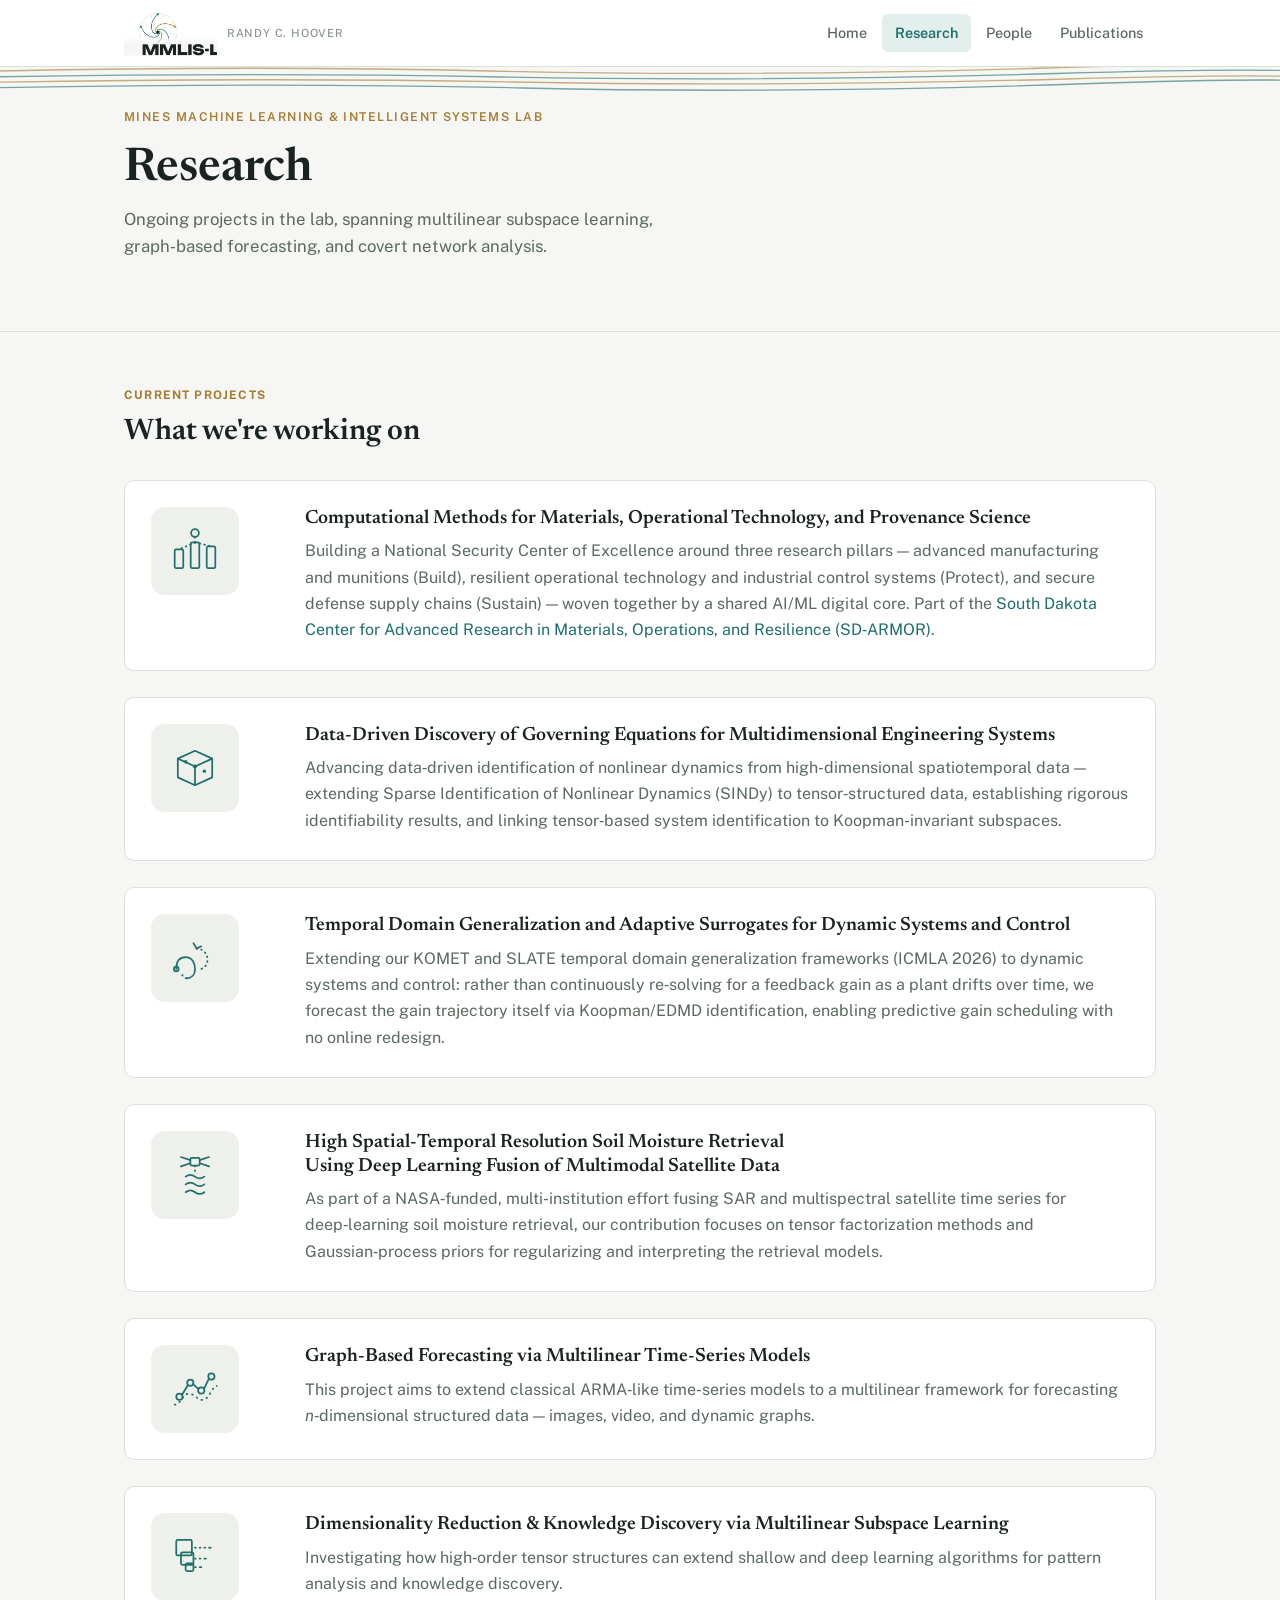
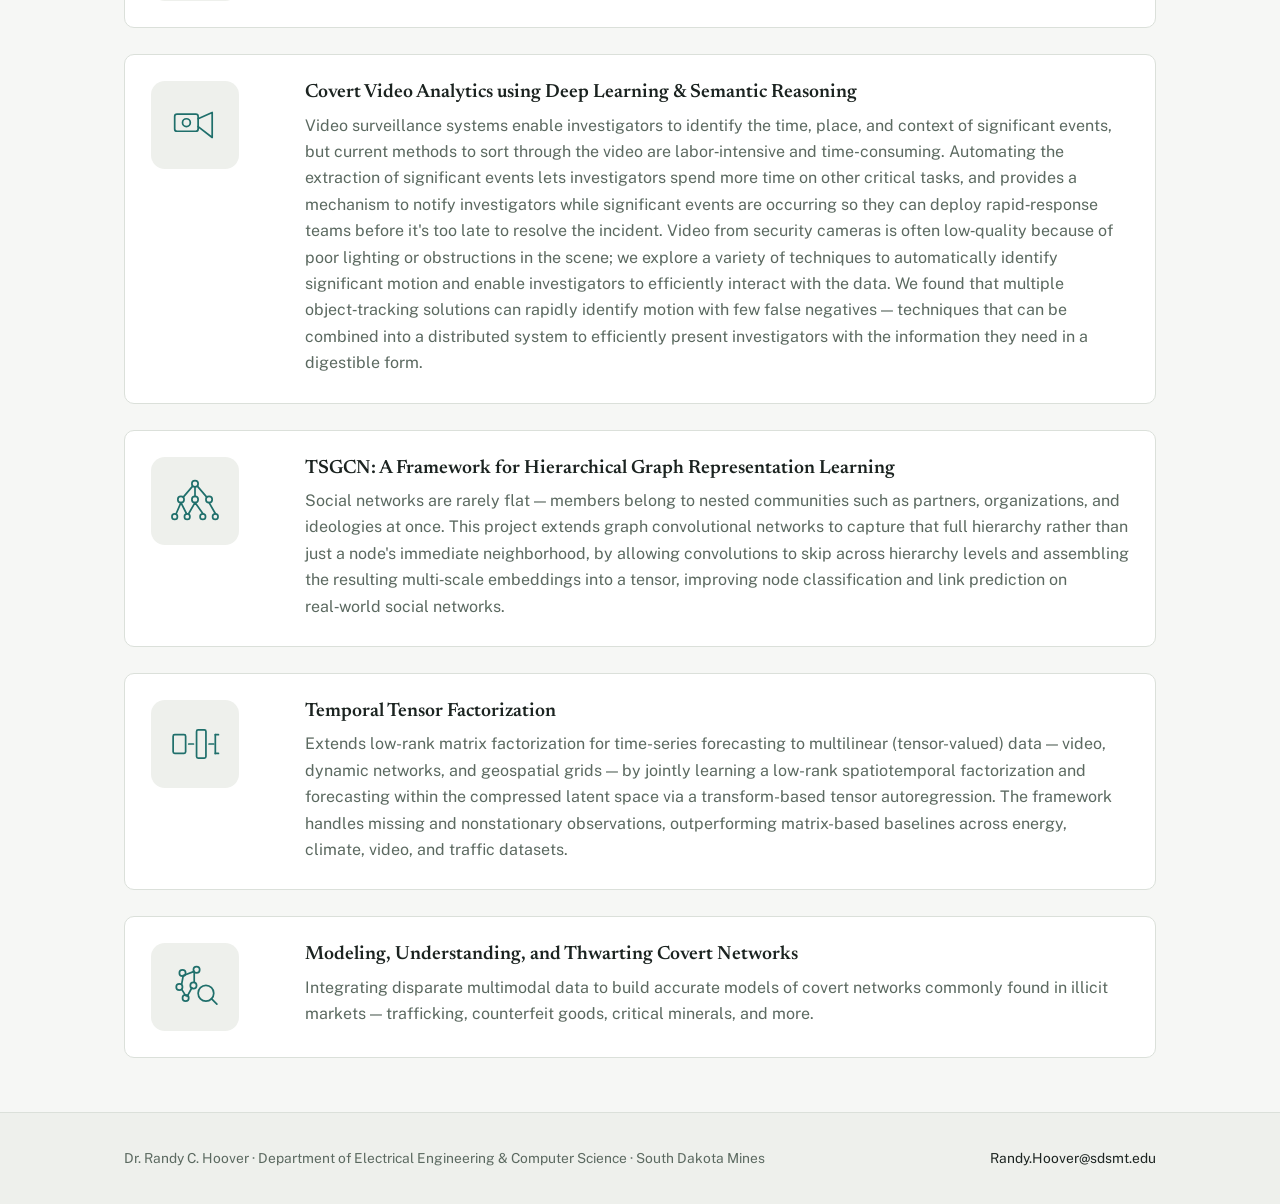
<file: research.html>
<!DOCTYPE html>
<html lang="en">
<head>
<meta charset="UTF-8">
<meta name="viewport" content="width=device-width, initial-scale=1.0">
<title>Research — Randy C. Hoover</title>
<meta name="description" content="Current research projects in the Mines Machine Learning and Intelligent Systems Lab (MMLIS-L): multilinear subspace learning, graph forecasting, and covert network analysis.">
<link rel="icon" href="assets/img/favicon.ico?v=3" sizes="any">
<link rel="icon" type="image/png" sizes="32x32" href="assets/img/favicon-32.png?v=3">
<link rel="icon" type="image/png" sizes="192x192" href="assets/img/favicon-192.png?v=3">
<link rel="apple-touch-icon" href="assets/img/apple-touch-icon.png?v=3">
<link rel="preconnect" href="https://fonts.googleapis.com">
<link rel="preconnect" href="https://fonts.gstatic.com" crossorigin>
<link href="https://fonts.googleapis.com/css2?family=Public+Sans:wght@400;500;600;700&family=Newsreader:opsz,wght@6..72,500;6..72,600;6..72,700&display=swap" rel="stylesheet">
<link rel="stylesheet" href="assets/css/style.css">
</head>
<body>

<header class="site-header">
  <div class="wrap">
    <a class="brand" href="index.html"><img src="assets/img/mmlis-logo.png" alt="MMLIS Lab" class="brand-mark"> <small>Randy&nbsp;C.&nbsp;Hoover</small></a>
    <nav class="primary-nav" aria-label="Primary">
      <ul>
        <li><a href="index.html">Home</a></li>
        <li><a href="research.html" class="active">Research</a></li>
        <li><a href="people.html">People</a></li>
        <li><a href="publications.html">Publications</a></li>
      </ul>
    </nav>
  </div>
</header>

<section class="hero" style="padding: 36px 0 52px;">
  <svg class="hero-lines" viewBox="0 0 1200 30" preserveAspectRatio="none" aria-hidden="true">
    <path d="M-40 5 Q220 -2 460 4 T980 1 T1260 6" fill="none" stroke="#a67c2e" stroke-width="1.3"/>
    <path d="M-40 10.5 Q230 5 470 10 T990 6.5 T1260 11" fill="none" stroke="#1f6f6b" stroke-width="1.3"/>
    <path d="M-40 16 Q240 10 480 15 T1000 12 T1260 17" fill="none" stroke="#a67c2e" stroke-width="1.3"/>
    <path d="M-40 21.5 Q250 15 490 21 T1010 17 T1260 22" fill="none" stroke="#1f6f6b" stroke-width="1.3"/>
  </svg>
  <div class="wrap" style="grid-template-columns: 1fr;">
    <div>
      <span class="hero-eyebrow">Mines Machine Learning &amp; Intelligent Systems Lab</span>
      <h1>Research</h1>
      <p class="role" style="max-width: 62ch;">Ongoing projects in the lab, spanning multilinear subspace learning, graph‑based forecasting, and covert network analysis.</p>
    </div>
  </div>
</section>

<main>
  <section class="section">
    <div class="wrap">
      <div class="section-head">
        <span class="kicker">Current projects</span>
        <h2>What we're working on</h2>
      </div>

      <div class="project-grid">

        <article class="project-card">
          <div class="project-icon" aria-hidden="true">
            <svg viewBox="0 0 64 64" fill="none" stroke="currentColor" stroke-width="2.2" stroke-linecap="round" stroke-linejoin="round">
              <circle cx="32" cy="9" r="5"/>
              <path d="M32 14v7" stroke-dasharray="1 5"/>
              <rect x="6" y="30" width="11" height="24" rx="2"/>
              <rect x="26.5" y="21" width="11" height="33" rx="2"/>
              <rect x="47" y="26" width="11" height="28" rx="2"/>
              <path d="M32 21 11.5 30M32 21 52.5 26" stroke-dasharray="1 5"/>
            </svg>
          </div>
          <div>
            <h3>Computational Methods for Materials, Operational Technology, and Provenance Science</h3>
            <p>Building a National Security Center of Excellence around three research pillars — advanced manufacturing and munitions (Build), resilient operational technology and industrial control systems (Protect), and secure defense supply chains (Sustain) — woven together by a shared AI/ML digital core. Part of the <a href="https://sdarmor.org/index.html" target="_blank" rel="noopener">South Dakota Center for Advanced Research in Materials, Operations, and Resilience (SD‑ARMOR)</a>.</p>
          </div>
        </article>

        <article class="project-card">
          <div class="project-icon" aria-hidden="true">
            <svg viewBox="0 0 64 64" fill="none" stroke="currentColor" stroke-width="2.2" stroke-linecap="round" stroke-linejoin="round">
              <path d="M10 20 32 10 54 20 54 44 32 54 10 44Z"/>
              <path d="M10 20 32 30 54 20M32 30V54"/>
              <circle cx="32" cy="30" r="2.6" fill="currentColor" stroke="none"/>
              <circle cx="20" cy="24" r="2.2" fill="currentColor" stroke="none"/>
              <circle cx="44" cy="36" r="2.2" fill="currentColor" stroke="none"/>
            </svg>
          </div>
          <div>
            <h3>Data‑Driven Discovery of Governing Equations for Multidimensional Engineering Systems</h3>
            <p>Advancing data‑driven identification of nonlinear dynamics from high‑dimensional spatiotemporal data — extending Sparse Identification of Nonlinear Dynamics (SINDy) to tensor‑structured data, establishing rigorous identifiability results, and linking tensor‑based system identification to Koopman‑invariant subspaces.</p>
          </div>
        </article>

        <article class="project-card">
          <div class="project-icon" aria-hidden="true">
            <svg viewBox="0 0 64 64" fill="none" stroke="currentColor" stroke-width="2.2" stroke-linecap="round" stroke-linejoin="round">
              <path d="M8 46c0-9 4-15 12-15s12 7 12 15-5 12-11 12"/>
              <path d="M21 58c-4-1-6-4-6-8" stroke-dasharray="1 5"/>
              <path d="M34 20c8 0 14 6 14 14 0 6-3 10-8 12" stroke-dasharray="1 5"/>
              <path d="M34 20 30 13M34 20 40 17"/>
              <circle cx="8" cy="46" r="3"/>
            </svg>
          </div>
          <div>
            <h3>Temporal Domain Generalization and Adaptive Surrogates for Dynamic Systems and Control</h3>
            <p>Extending our KOMET and SLATE temporal domain generalization frameworks (ICMLA 2026) to dynamic systems and control: rather than continuously re‑solving for a feedback gain as a plant drifts over time, we forecast the gain trajectory itself via Koopman/EDMD identification, enabling predictive gain scheduling with no online redesign.</p>
          </div>
        </article>

        <article class="project-card">
          <div class="project-icon" aria-hidden="true">
            <svg viewBox="0 0 64 64" fill="none" stroke="currentColor" stroke-width="2.2" stroke-linecap="round" stroke-linejoin="round">
              <rect x="26" y="10" width="12" height="10" rx="2"/>
              <path d="M14 9 26 13M14 21 26 17M50 9 38 13M50 21 38 17"/>
              <path d="M32 20v10" stroke-dasharray="1 5"/>
              <path d="M20 34c4-3 8-3 12 0s8 3 12 0"/>
              <path d="M20 44c4-3 8-3 12 0s8 3 12 0"/>
              <path d="M20 54c4-3 8-3 12 0s8 3 12 0"/>
            </svg>
          </div>
          <div>
            <h3>High Spatial‑Temporal Resolution Soil Moisture Retrieval Using Deep Learning Fusion of Multimodal Satellite Data</h3>
            <p>As part of a NASA‑funded, multi‑institution effort fusing SAR and multispectral satellite time series for deep‑learning soil moisture retrieval, our contribution focuses on tensor factorization methods and Gaussian‑process priors for regularizing and interpreting the retrieval models.</p>
          </div>
        </article>

        <article class="project-card">
          <div class="project-icon" aria-hidden="true">
            <svg viewBox="0 0 64 64" fill="none" stroke="currentColor" stroke-width="2.2" stroke-linecap="round" stroke-linejoin="round">
              <circle cx="12" cy="42" r="4"/>
              <circle cx="26" cy="24" r="4"/>
              <circle cx="40" cy="34" r="4"/>
              <circle cx="53" cy="16" r="4"/>
              <path d="M15.4 39.4 22.6 27.6M29.6 25.8 36.4 32.2M43.6 31.4 49.4 19.6"/>
              <path d="M6 52c8 0 10-14 18-14s10 8 18 8 12-18 18-18" stroke-dasharray="1 6"/>
            </svg>
          </div>
          <div>
            <h3>Graph‑Based Forecasting via Multilinear Time‑Series Models</h3>
            <p>This project aims to extend classical ARMA‑like time‑series models to a multilinear framework for forecasting <em>n</em>‑dimensional structured data — images, video, and dynamic graphs.</p>
          </div>
        </article>

        <article class="project-card">
          <div class="project-icon" aria-hidden="true">
            <svg viewBox="0 0 64 64" fill="none" stroke="currentColor" stroke-width="2.2" stroke-linecap="round" stroke-linejoin="round">
              <rect x="8" y="10" width="20" height="20" rx="2"/>
              <rect x="14" y="26" width="16" height="16" rx="2"/>
              <rect x="20" y="40" width="10" height="10" rx="2"/>
              <path d="M32 20h20M32 34h14M32 45h8" stroke-dasharray="1 5"/>
              <path d="M52 20v0M46 34v0M40 45v0"/>
            </svg>
          </div>
          <div>
            <h3>Dimensionality Reduction &amp; Knowledge Discovery via Multilinear Subspace Learning</h3>
            <p>Investigating how high‑order tensor structures can extend shallow and deep learning algorithms for pattern analysis and knowledge discovery.</p>
          </div>
        </article>

        <article class="project-card">
          <div class="project-icon" aria-hidden="true">
            <svg viewBox="0 0 64 64" fill="none" stroke="currentColor" stroke-width="2.2" stroke-linecap="round" stroke-linejoin="round">
              <rect x="6" y="18" width="30" height="22" rx="3"/>
              <path d="M36 24 54 16v32L36 34"/>
              <circle cx="21" cy="29" r="5"/>
            </svg>
          </div>
          <div>
            <h3>Covert Video Analytics using Deep Learning &amp; Semantic Reasoning</h3>
            <p>Video surveillance systems enable investigators to identify the time, place, and context of significant events, but current methods to sort through the video are labor‑intensive and time‑consuming. Automating the extraction of significant events lets investigators spend more time on other critical tasks, and provides a mechanism to notify investigators while significant events are occurring so they can deploy rapid‑response teams before it's too late to resolve the incident. Video from security cameras is often low‑quality because of poor lighting or obstructions in the scene; we explore a variety of techniques to automatically identify significant motion and enable investigators to efficiently interact with the data. We found that multiple object‑tracking solutions can rapidly identify motion with few false negatives — techniques that can be combined into a distributed system to efficiently present investigators with the information they need in a digestible form.</p>
          </div>
        </article>

        <article class="project-card">
          <div class="project-icon" aria-hidden="true">
            <svg viewBox="0 0 64 64" fill="none" stroke="currentColor" stroke-width="2.2" stroke-linecap="round" stroke-linejoin="round">
              <circle cx="32" cy="10" r="4"/>
              <circle cx="14" cy="30" r="4"/>
              <circle cx="32" cy="30" r="4"/>
              <circle cx="50" cy="30" r="4"/>
              <circle cx="6" cy="52" r="3.5"/>
              <circle cx="22" cy="52" r="3.5"/>
              <circle cx="42" cy="52" r="3.5"/>
              <circle cx="58" cy="52" r="3.5"/>
              <path d="M32 14v12M17 27 29 13M47 27 35 13M14 34 8 48M14 34 21 48M32 34l-8 14M32 34l10 14M50 34l8 14"/>
            </svg>
          </div>
          <div>
            <h3>TSGCN: A Framework for Hierarchical Graph Representation Learning</h3>
            <p>Social networks are rarely flat — members belong to nested communities such as partners, organizations, and ideologies at once. This project extends graph convolutional networks to capture that full hierarchy rather than just a node's immediate neighborhood, by allowing convolutions to skip across hierarchy levels and assembling the resulting multi‑scale embeddings into a tensor, improving node classification and link prediction on real‑world social networks.</p>
          </div>
        </article>

        <article class="project-card">
          <div class="project-icon" aria-hidden="true">
            <svg viewBox="0 0 64 64" fill="none" stroke="currentColor" stroke-width="2.2" stroke-linecap="round" stroke-linejoin="round">
              <rect x="4" y="20" width="16" height="24" rx="2"/>
              <path d="M24 32h6"/>
              <rect x="34" y="14" width="12" height="36" rx="2"/>
              <path d="M50 32h6"/>
              <path d="M58 20v24" />
              <path d="M58 20h4M58 44h4"/>
            </svg>
          </div>
          <div>
            <h3>Temporal Tensor Factorization</h3>
            <p>Extends low-rank matrix factorization for time-series forecasting to multilinear (tensor-valued) data — video, dynamic networks, and geospatial grids — by jointly learning a low-rank spatiotemporal factorization and forecasting within the compressed latent space via a transform-based tensor autoregression. The framework handles missing and nonstationary observations, outperforming matrix-based baselines across energy, climate, video, and traffic datasets.</p>
          </div>
        </article>

        <article class="project-card">
          <div class="project-icon" aria-hidden="true">
            <svg viewBox="0 0 64 64" fill="none" stroke="currentColor" stroke-width="2.2" stroke-linecap="round" stroke-linejoin="round">
              <circle cx="16" cy="14" r="4"/>
              <circle cx="34" cy="10" r="4"/>
              <circle cx="12" cy="32" r="4"/>
              <circle cx="30" cy="30" r="4"/>
              <circle cx="20" cy="46" r="4"/>
              <path d="M18 17 31 12M17 17 15 28M31 13 31 26M15 35 20 43M28 33 22 44"/>
              <circle cx="46" cy="40" r="10"/>
              <path d="M53 47 60 54"/>
            </svg>
          </div>
          <div>
            <h3>Modeling, Understanding, and Thwarting Covert Networks</h3>
            <p>Integrating disparate multimodal data to build accurate models of covert networks commonly found in illicit markets — trafficking, counterfeit goods, critical minerals, and more.</p>
          </div>
        </article>
      </div>
    </div>
  </section>
</main>

<footer class="site-footer">
  <div class="wrap">
    <div>Dr. Randy C. Hoover · Department of Electrical Engineering &amp; Computer Science · South Dakota Mines</div>
    <div><a href="mailto:Randy.Hoover@sdsmt.edu">Randy.Hoover@sdsmt.edu</a></div>
  </div>
</footer>

</body>
</html>
</file>
<file: assets/css/style.css>
/* ===========================================================
   Randy C. Hoover — research site
   "Contour" — light, editorial, journal-like.
   Bone-white ground, ink-black text, a single pine-teal accent;
   ochre reserved for contour-line motifs and small kickers.
   =========================================================== */

:root {
  --paper: #f6f7f5;
  --paper-2: #eef0ec;
  --surface: #ffffff;
  --ink: #1b2320;
  --ink-soft: #5b6960;
  --ink-faint: #8b968f;
  --line: #dbe0da;
  --line-strong: #c3ccc4;
  --teal: #1f6f6b;
  --teal-dark: #164f4c;
  --teal-soft: #e3efed;
  --ochre: #a67c2e;
  --ochre-soft: #f3ead6;
  --max: 1080px;
  --radius: 10px;
  --radius-sm: 6px;
}

* { box-sizing: border-box; }

html { scroll-behavior: smooth; }

body {
  margin: 0;
  font-family: "Public Sans", -apple-system, BlinkMacSystemFont, "Segoe UI", Roboto, sans-serif;
  color: var(--ink);
  background: var(--paper);
  line-height: 1.65;
  -webkit-font-smoothing: antialiased;
}

h1, h2, h3, h4 {
  font-family: "Newsreader", Georgia, "Times New Roman", serif;
  color: var(--ink);
  line-height: 1.22;
  margin: 0 0 0.5em;
  font-weight: 600;
  text-wrap: balance;
}

h1 { font-size: clamp(2rem, 4vw, 2.9rem); }
h2 { font-size: clamp(1.4rem, 3vw, 1.85rem); }
h3 { font-size: 1.2rem; }

p { margin: 0 0 1em; color: var(--ink-soft); }

a { color: var(--teal); text-decoration: none; }
a:hover { color: var(--teal-dark); text-decoration: underline; }

img { max-width: 100%; display: block; }

.wrap {
  max-width: var(--max);
  margin: 0 auto;
  padding: 0 24px;
}

/* ---------- header / nav ---------- */

.site-header {
  background: var(--surface);
  border-bottom: 1px solid var(--line);
}

.site-header .wrap {
  display: flex;
  align-items: center;
  justify-content: space-between;
  height: 66px;
}

.brand {
  display: flex;
  align-items: center;
  gap: 10px;
  color: var(--ink);
  font-family: "Newsreader", Georgia, serif;
  font-size: 1.12rem;
  font-weight: 600;
  letter-spacing: 0.01em;
}

.brand-mark {
  height: 46px;
  width: auto;
  display: block;
}

.brand small {
  font-family: "Public Sans", sans-serif;
  font-weight: 500;
  font-size: 0.7rem;
  color: var(--ink-faint);
  letter-spacing: 0.07em;
  text-transform: uppercase;
}

.brand:hover { text-decoration: none; color: var(--ink); }

nav.primary-nav ul {
  list-style: none;
  display: flex;
  gap: 2px;
  margin: 0;
  padding: 0;
}

nav.primary-nav a {
  color: var(--ink-soft);
  font-size: 0.9rem;
  font-weight: 500;
  padding: 7px 13px;
  border-radius: var(--radius-sm);
  display: inline-block;
}

nav.primary-nav a:hover {
  color: var(--ink);
  text-decoration: none;
  background: var(--paper-2);
}

nav.primary-nav a.active {
  color: var(--teal);
  background: var(--teal-soft);
  font-weight: 600;
}

/* ---------- hero ---------- */

.hero {
  position: relative;
  background: var(--paper);
  padding: 36px 0 58px;
  overflow: hidden;
  border-bottom: 1px solid var(--line);
}

.hero-lines {
  position: absolute;
  top: 0;
  left: 0;
  width: 100%;
  height: 30px;
  opacity: 0.6;
  pointer-events: none;
}

.hero .wrap {
  position: relative;
  display: grid;
  grid-template-columns: 1.3fr 1fr;
  grid-template-areas:
    "intro   photo"
    "content photo";
  column-gap: 44px;
  row-gap: 0;
  align-items: center;
}

.hero-intro { grid-area: intro; }
.hero-content { grid-area: content; }

.hero-eyebrow {
  display: inline-block;
  text-transform: uppercase;
  letter-spacing: 0.12em;
  font-size: 0.76rem;
  color: var(--ochre);
  font-weight: 600;
  margin-bottom: 14px;
}

.hero h1 { margin-bottom: 8px; }

.hero .role {
  font-size: 1.05rem;
  color: var(--ink-soft);
  margin-bottom: 18px;
}

.hero .contact-list {
  list-style: none;
  padding: 0;
  margin: 0 0 22px;
  font-size: 0.94rem;
  color: var(--ink-soft);
}

.hero .contact-list li { padding: 3px 0; }
.hero .contact-list a { color: var(--ink); font-weight: 500; }
.hero .contact-list a:hover { color: var(--teal); }

.btn {
  display: inline-flex;
  align-items: center;
  gap: 8px;
  padding: 10px 18px;
  border-radius: var(--radius-sm);
  background: var(--teal);
  color: #fff;
  font-weight: 600;
  font-size: 0.9rem;
  border: 1px solid var(--teal);
}

.btn:hover { background: var(--teal-dark); border-color: var(--teal-dark); text-decoration: none; color: #fff; }

.btn.ghost {
  background: transparent;
  border-color: var(--line-strong);
  color: var(--ink);
}

.btn.ghost:hover { background: var(--paper-2); border-color: var(--ink-faint); color: var(--ink); }

.hero-photo {
  grid-area: photo;
  position: relative;
}

.hero-photo-img {
  width: 100%;
  aspect-ratio: 1 / 1;
  object-fit: cover;
  display: block;
  border-radius: 20px;
  border: 1px solid var(--line);
}

.hero-photo-badge {
  position: absolute;
  right: -14px;
  bottom: -14px;
  width: 72px;
  height: 72px;
  padding: 7px;
  background: var(--paper);
  border: 1px solid var(--line);
  border-radius: 50%;
  object-fit: contain;
}

/* ---------- sections ---------- */

main { display: block; }

.section { padding: 54px 0; }

.section + .section { border-top: 1px solid var(--line); }

.section-head { margin-bottom: 30px; }

.section-head .kicker {
  text-transform: uppercase;
  letter-spacing: 0.1em;
  font-size: 0.74rem;
  font-weight: 700;
  color: var(--ochre);
  margin-bottom: 8px;
  display: block;
}

.section-head p { max-width: 62ch; }

.bio p:last-child { margin-bottom: 0; }

.interests-line {
  border-left: 3px solid var(--teal);
  background: var(--teal-soft);
  padding: 16px 20px;
  border-radius: 0 8px 8px 0;
  color: var(--ink);
  font-size: 1.02rem;
}

/* ---------- news timeline ---------- */

.timeline {
  position: relative;
  margin: 0;
  padding: 0;
  list-style: none;
  border-left: 2px solid var(--line);
}

.timeline li { position: relative; padding: 0 0 26px 28px; }

.timeline li::before {
  content: "";
  position: absolute;
  left: -7px;
  top: 5px;
  width: 12px;
  height: 12px;
  border-radius: 50%;
  background: var(--paper);
  border: 2px solid var(--teal);
}

.timeline .date {
  display: block;
  font-size: 0.78rem;
  font-weight: 700;
  letter-spacing: 0.04em;
  color: var(--ochre);
  margin-bottom: 4px;
  text-transform: uppercase;
}

.timeline .entry { color: var(--ink); margin: 0; }

.more-news summary {
  cursor: pointer;
  font-weight: 600;
  color: var(--teal);
  margin: 4px 0 24px;
  list-style: none;
}

.more-news summary::-webkit-details-marker { display: none; }
.more-news summary:hover { color: var(--teal-dark); }

/* ---------- research cards ---------- */

.project-grid {
  display: grid;
  grid-template-columns: 1fr;
  gap: 26px;
}

.project-card {
  display: grid;
  grid-template-columns: 128px 1fr;
  gap: 26px;
  align-items: start;
  background: var(--surface);
  border: 1px solid var(--line);
  border-radius: var(--radius);
  padding: 26px;
}

.project-icon {
  width: 88px;
  height: 88px;
  border-radius: 14px;
  display: flex;
  align-items: center;
  justify-content: center;
  background: var(--paper-2);
}

.project-icon svg { width: 50px; height: 50px; color: var(--teal); }

.project-card h3 { margin-bottom: 8px; }

.project-card p:last-child { margin-bottom: 0; }

.project-card .placeholder-note {
  font-size: 0.85rem;
  color: var(--ink-faint);
  font-style: italic;
}

/* ---------- people ---------- */

.people-grid {
  display: grid;
  grid-template-columns: repeat(2, 1fr);
  gap: 20px;
}

.person-card {
  display: flex;
  gap: 16px;
  background: var(--surface);
  border: 1px solid var(--line);
  border-radius: var(--radius);
  padding: 20px;
}

.avatar {
  flex: none;
  width: 54px;
  height: 54px;
  border-radius: 50%;
  display: flex;
  align-items: center;
  justify-content: center;
  color: #fff;
  font-family: "Newsreader", serif;
  font-weight: 600;
  font-size: 1.02rem;
}

.person-card h4 {
  font-family: "Newsreader", serif;
  color: var(--ink);
  font-size: 1.04rem;
  margin: 0 0 3px;
}

.person-role {
  font-size: 0.85rem;
  color: var(--teal);
  font-weight: 600;
  margin-bottom: 4px;
}

.person-detail { font-size: 0.88rem; color: var(--ink-soft); margin: 0; }

.alumni-list { border-top: 1px solid var(--line); }

.alumni-row {
  display: grid;
  grid-template-columns: 42px 1.4fr 2fr;
  gap: 18px;
  align-items: start;
  padding: 16px 0;
  border-bottom: 1px solid var(--line);
}

.alumni-row .avatar { width: 38px; height: 38px; font-size: 0.82rem; }

.alumni-row h4 {
  font-family: "Newsreader", serif;
  color: var(--ink);
  font-size: 1rem;
  margin: 0 0 2px;
}

.alumni-row .person-role { margin-bottom: 0; }
.alumni-row .person-detail { font-size: 0.86rem; }

/* ---------- publications ---------- */

.pub-year { margin-top: 40px; }
.pub-year:first-of-type { margin-top: 0; }

.pub-year h2 {
  font-size: 1.28rem;
  border-bottom: 2px solid var(--ochre-soft);
  padding-bottom: 8px;
  margin-bottom: 18px;
}

.pub-list { list-style: none; margin: 0; padding: 0; }

.pub-list li {
  padding: 12px 0;
  border-bottom: 1px solid var(--line);
  color: var(--ink);
  font-size: 0.97rem;
}

.pub-list li:last-child { border-bottom: none; }

.pub-list .venue { color: var(--ink-soft); font-style: italic; }

/* ---------- footer ---------- */

footer.site-footer {
  background: var(--paper-2);
  border-top: 1px solid var(--line);
  color: var(--ink-soft);
  padding: 34px 0;
  margin-top: 0;
  font-size: 0.86rem;
}

footer.site-footer a { color: var(--ink); }
footer.site-footer a:hover { color: var(--teal); }

footer.site-footer .wrap {
  display: flex;
  justify-content: space-between;
  flex-wrap: wrap;
  gap: 12px;
}

/* ---------- table-scroll (mobile-safe wide content) ---------- */

.table-scroll { overflow-x: auto; -webkit-overflow-scrolling: touch; }

/* ---------- responsive ---------- */

@media (max-width: 860px) {
  .hero .wrap {
    grid-template-columns: 1fr;
    grid-template-areas:
      "intro"
      "photo"
      "content";
    row-gap: 20px;
  }
  .hero-photo { max-width: 420px; margin: 0 auto; }
  .project-card { grid-template-columns: 1fr; }
  .project-icon { width: 68px; height: 68px; }
  .project-icon svg { width: 36px; height: 36px; }
  .people-grid { grid-template-columns: 1fr; }
  .alumni-row { grid-template-columns: 38px 1fr; }
  .alumni-row .person-detail { grid-column: 1 / -1; }
}

@media (max-width: 640px) {
  .site-header .wrap { height: 60px; }
  .brand small { display: none; }
  nav.primary-nav ul { gap: 0; }
  nav.primary-nav a { padding: 7px 9px; font-size: 0.85rem; }
  .section { padding: 40px 0; }
  footer.site-footer .wrap { flex-direction: column; }
}
</file>
